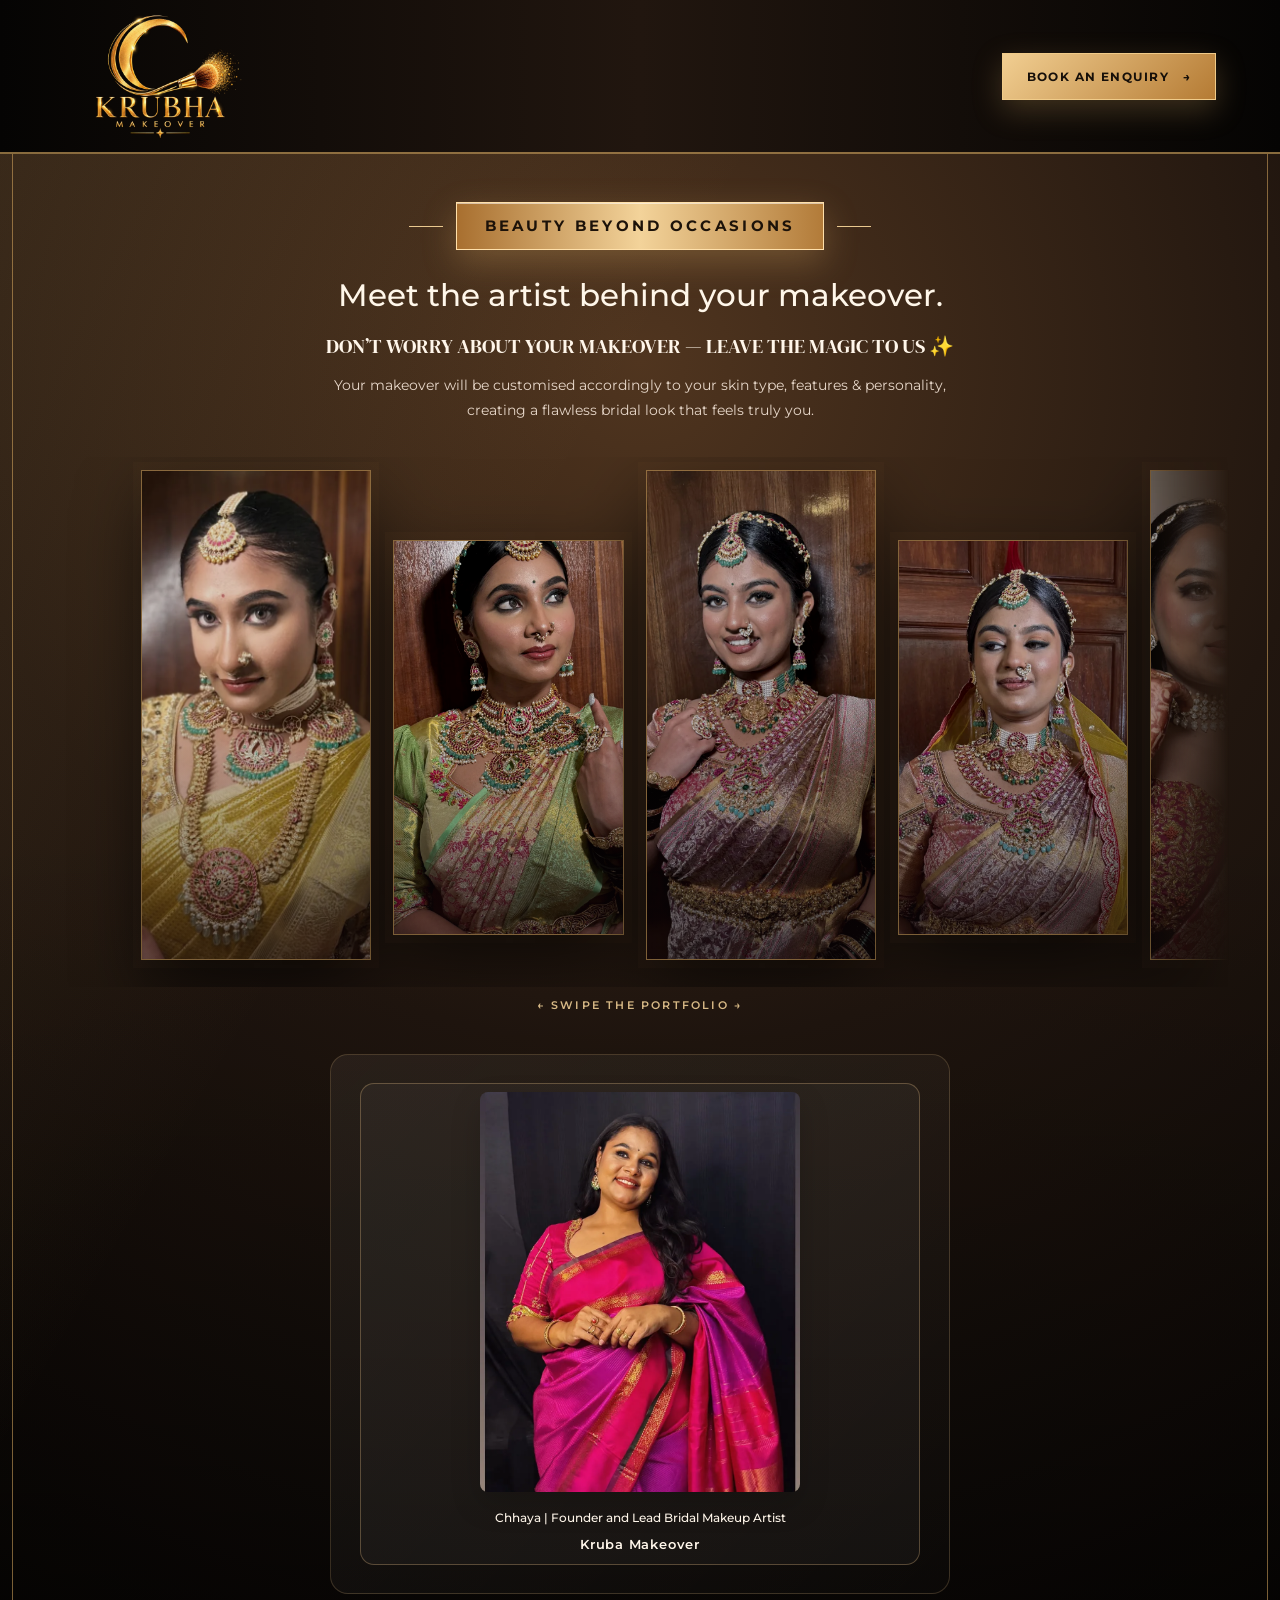
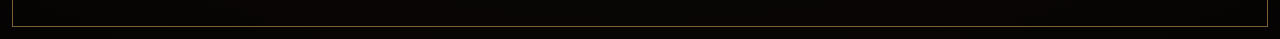
<file: index.html>
<!DOCTYPE html>

<html lang="en"><head><meta charset="utf-8"/><meta content="width=device-width,initial-scale=1" name="viewport"/><meta content="#090706" name="theme-color"/><title>Chayaa Krubha Makeover | Makeup Artist</title><link href="https://fonts.googleapis.com" rel="preconnect"/><link crossorigin="" href="https://fonts.gstatic.com" rel="preconnect"/><link href="https://fonts.googleapis.com/css2?family=DM+Serif+Display:ital@0;1&amp;family=Montserrat:wght@400;500;600;700&amp;display=swap" rel="stylesheet"/><link href="style.css" rel="stylesheet"/></head>
<body class="home">
<section class="hero">
<header class="nav"><a class="logo-link" href="index.html"><img alt="Chayaa Krubha Makeover" src="assets/krubha-logo.webp"/></a><a class="top-enquire" href="booking.html">BOOK AN ENQUIRY <i>→</i></a></header>
<main class="hero-grid">
<div class="eyebrow">BEAUTY BEYOND OCCASIONS</div>
<div class="hero-copy top-artist-copy"><h1>Meet the artist behind your makeover.</h1><h2>DON’T WORRY ABOUT YOUR MAKEOVER — LEAVE THE MAGIC TO US ✨</h2><p class="makeover-message">Your makeover will be customised accordingly to your skin type, features &amp; personality, creating a flawless bridal look that feels truly you.</p></div>
<div aria-label="Swipeable Chayaa Krubha Makeover portfolio" class="photo-section"><figure class="photo-card tall"><img alt="Krubha portfolio photo 1" data-zoom="" loading="lazy" src="assets/new-portfolio-01.webp" style="object-position:50% 25%;"/></figure><figure class="photo-card"><img alt="Krubha portfolio photo 2" data-zoom="" loading="lazy" src="assets/new-portfolio-02.webp" style="object-position:50% 25%;"/></figure><figure class="photo-card tall"><img alt="Krubha portfolio photo 3" data-zoom="" loading="lazy" src="assets/new-portfolio-03.webp" style="object-position:50% 25%;"/></figure><figure class="photo-card"><img alt="Krubha portfolio photo 4" data-zoom="" loading="lazy" src="assets/new-portfolio-04.webp" style="object-position:50% 25%;"/></figure><figure class="photo-card tall"><img alt="Krubha portfolio photo 5" data-zoom="" loading="lazy" src="assets/new-portfolio-05.webp" style="object-position:50% 18%;"/></figure><figure class="photo-card"><img alt="Krubha portfolio photo 6" data-zoom="" loading="lazy" src="assets/new-portfolio-06.webp" style="object-position:50% 18%;"/></figure><figure class="photo-card tall"><img alt="Krubha portfolio photo 7" data-zoom="" loading="lazy" src="assets/new-portfolio-07.webp" style="object-position:50% 25%;"/></figure><figure class="photo-card"><img alt="Krubha portfolio photo 8" data-zoom="" loading="lazy" src="assets/new-portfolio-08.webp" style="object-position:50% 25%;"/></figure><figure class="photo-card tall"><img alt="Krubha portfolio photo 9" data-zoom="" loading="lazy" src="assets/new-portfolio-09.webp" style="object-position:50% 18%;"/></figure><figure class="photo-card"><img alt="Krubha portfolio photo 10" data-zoom="" loading="lazy" src="assets/new-portfolio-10.webp" style="object-position:50% 18%;"/></figure><figure class="photo-card tall"><img alt="Krubha portfolio photo 11" data-zoom="" loading="lazy" src="assets/new-portfolio-11.webp" style="object-position:50% 25%;"/></figure><figure class="photo-card"><img alt="Krubha portfolio photo 12" data-zoom="" loading="lazy" src="assets/new-portfolio-12.webp" style="object-position:50% 25%;"/></figure><figure class="photo-card tall"><img alt="Krubha portfolio photo 13" data-zoom="" loading="lazy" src="assets/new-portfolio-13.webp" style="object-position:50% 25%;"/></figure><figure class="photo-card"><img alt="Krubha portfolio photo 14" data-zoom="" loading="lazy" src="assets/new-portfolio-14.webp" style="object-position:50% 25%;"/></figure><figure class="photo-card tall"><img alt="Krubha portfolio photo 15" data-zoom="" loading="lazy" src="assets/new-portfolio-15.webp" style="object-position:50% 25%;"/></figure></div>
<p class="swipe-note">← SWIPE THE PORTFOLIO →</p>
<section aria-label="Founder" class="owner-introduction founder-final"><figure class="owner-portrait"><img alt="Chayaa Krubha Makeover artist portrait" data-zoom="" height="1600" loading="lazy" src="assets/owner-portrait.webp" width="900"/><figcaption><span class="founder-role">Chhaya | Founder and Lead Bridal Makeup Artist</span><span class="founder-brand">Kruba Makeover</span></figcaption></figure></section>
</main>
</section>
<script src="photo-zoom.js"></script></body></html>
</file>
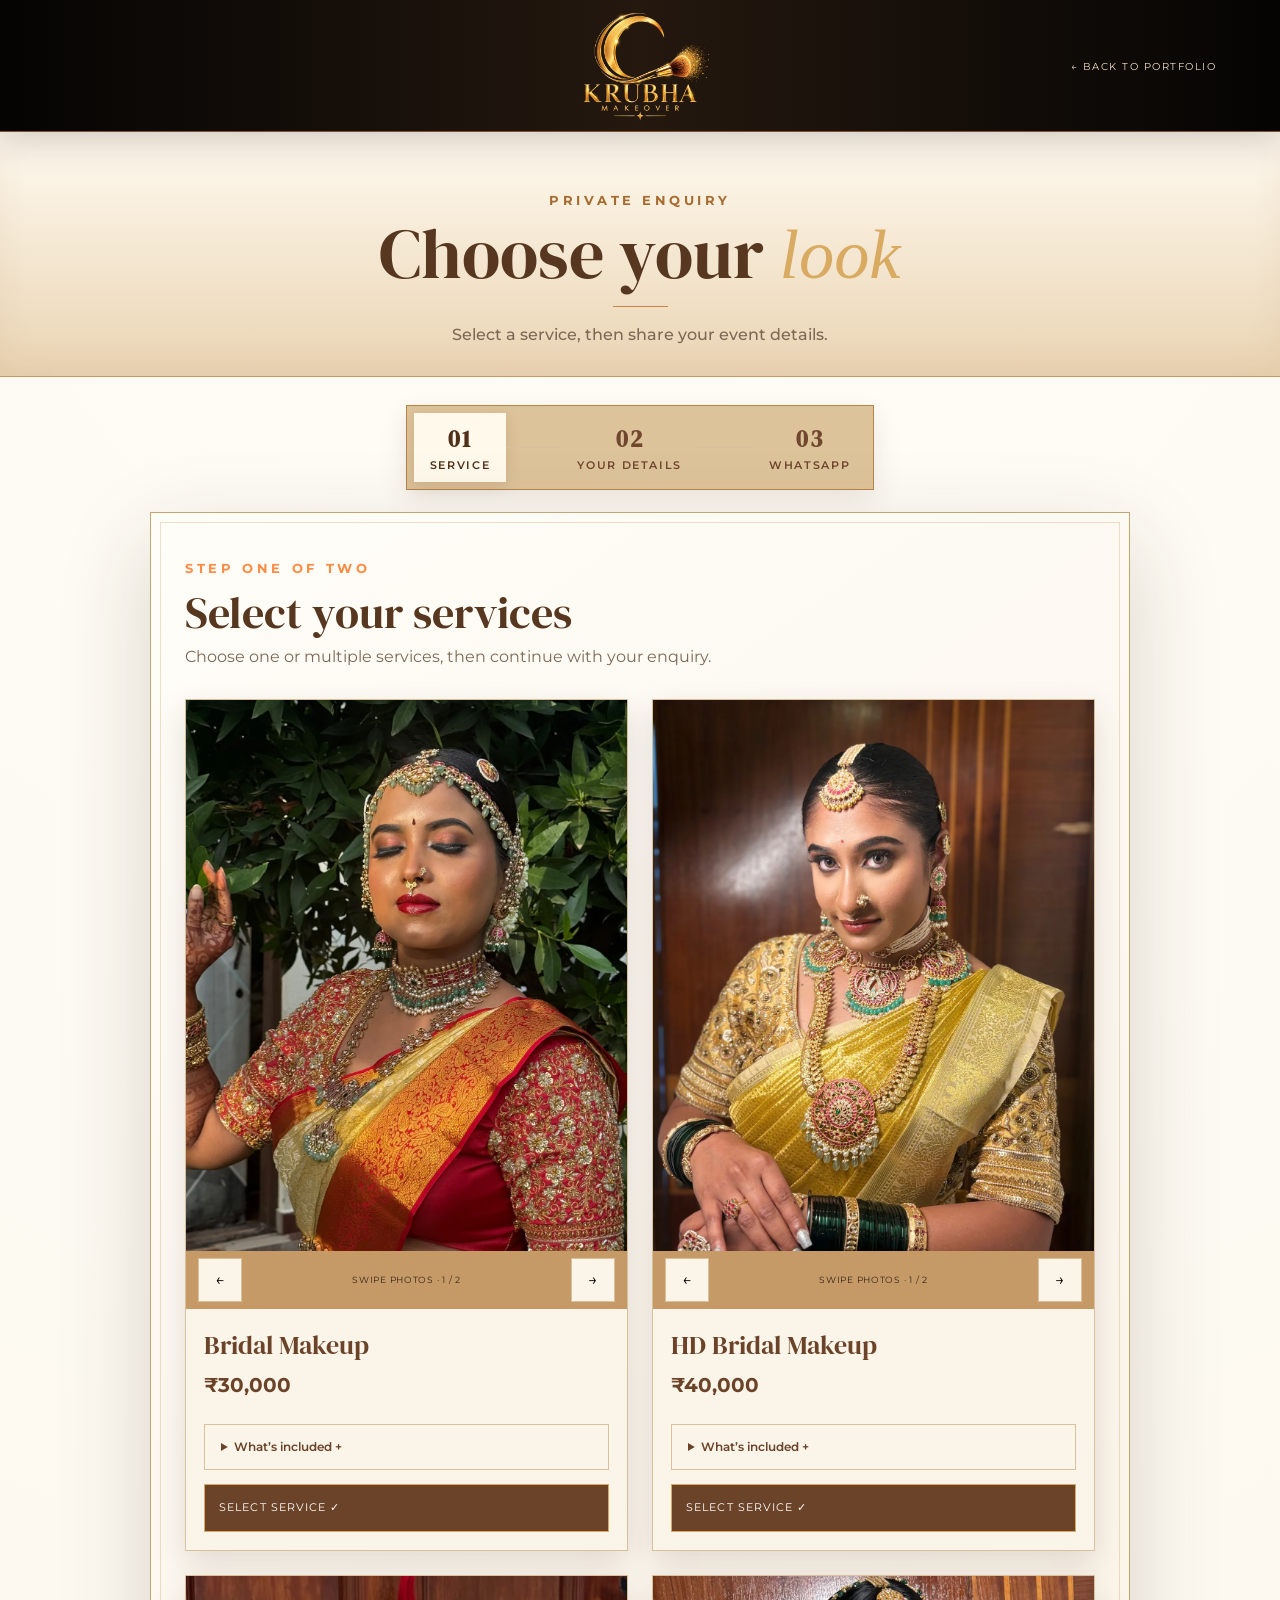
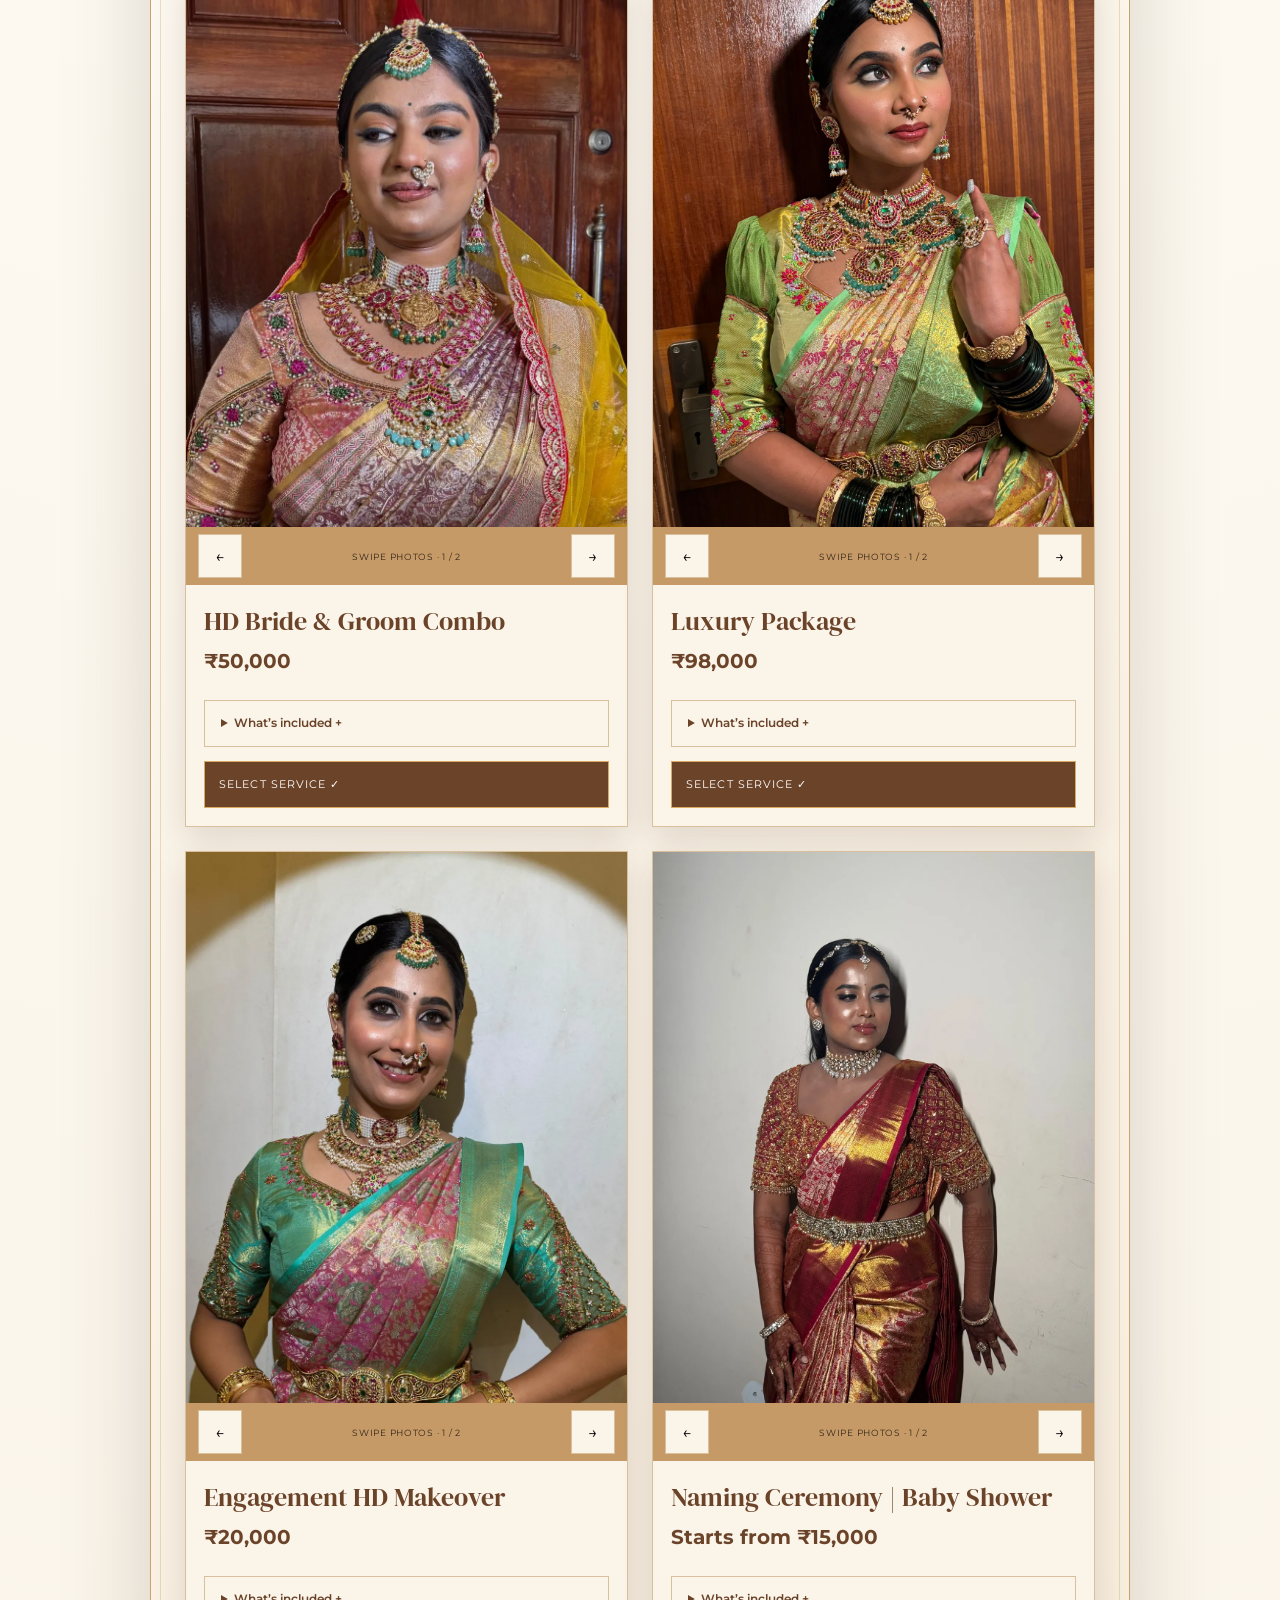
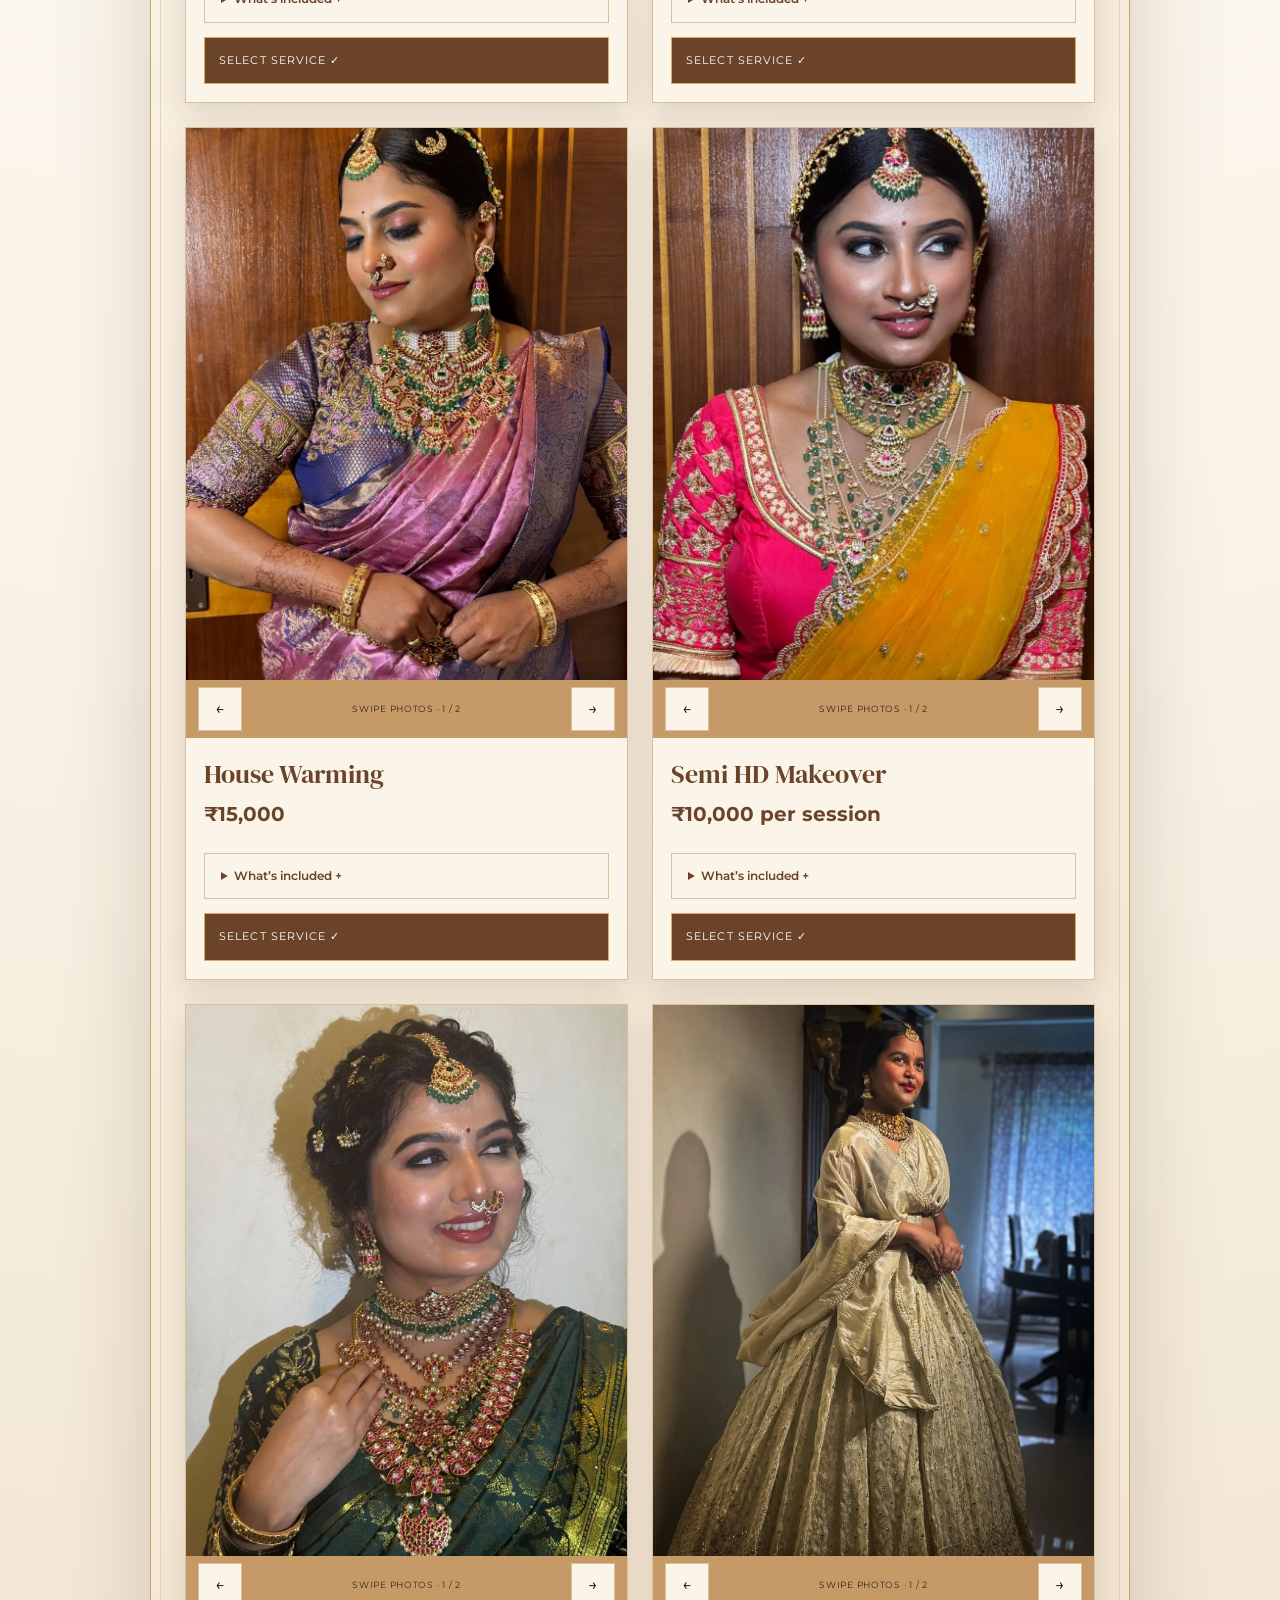
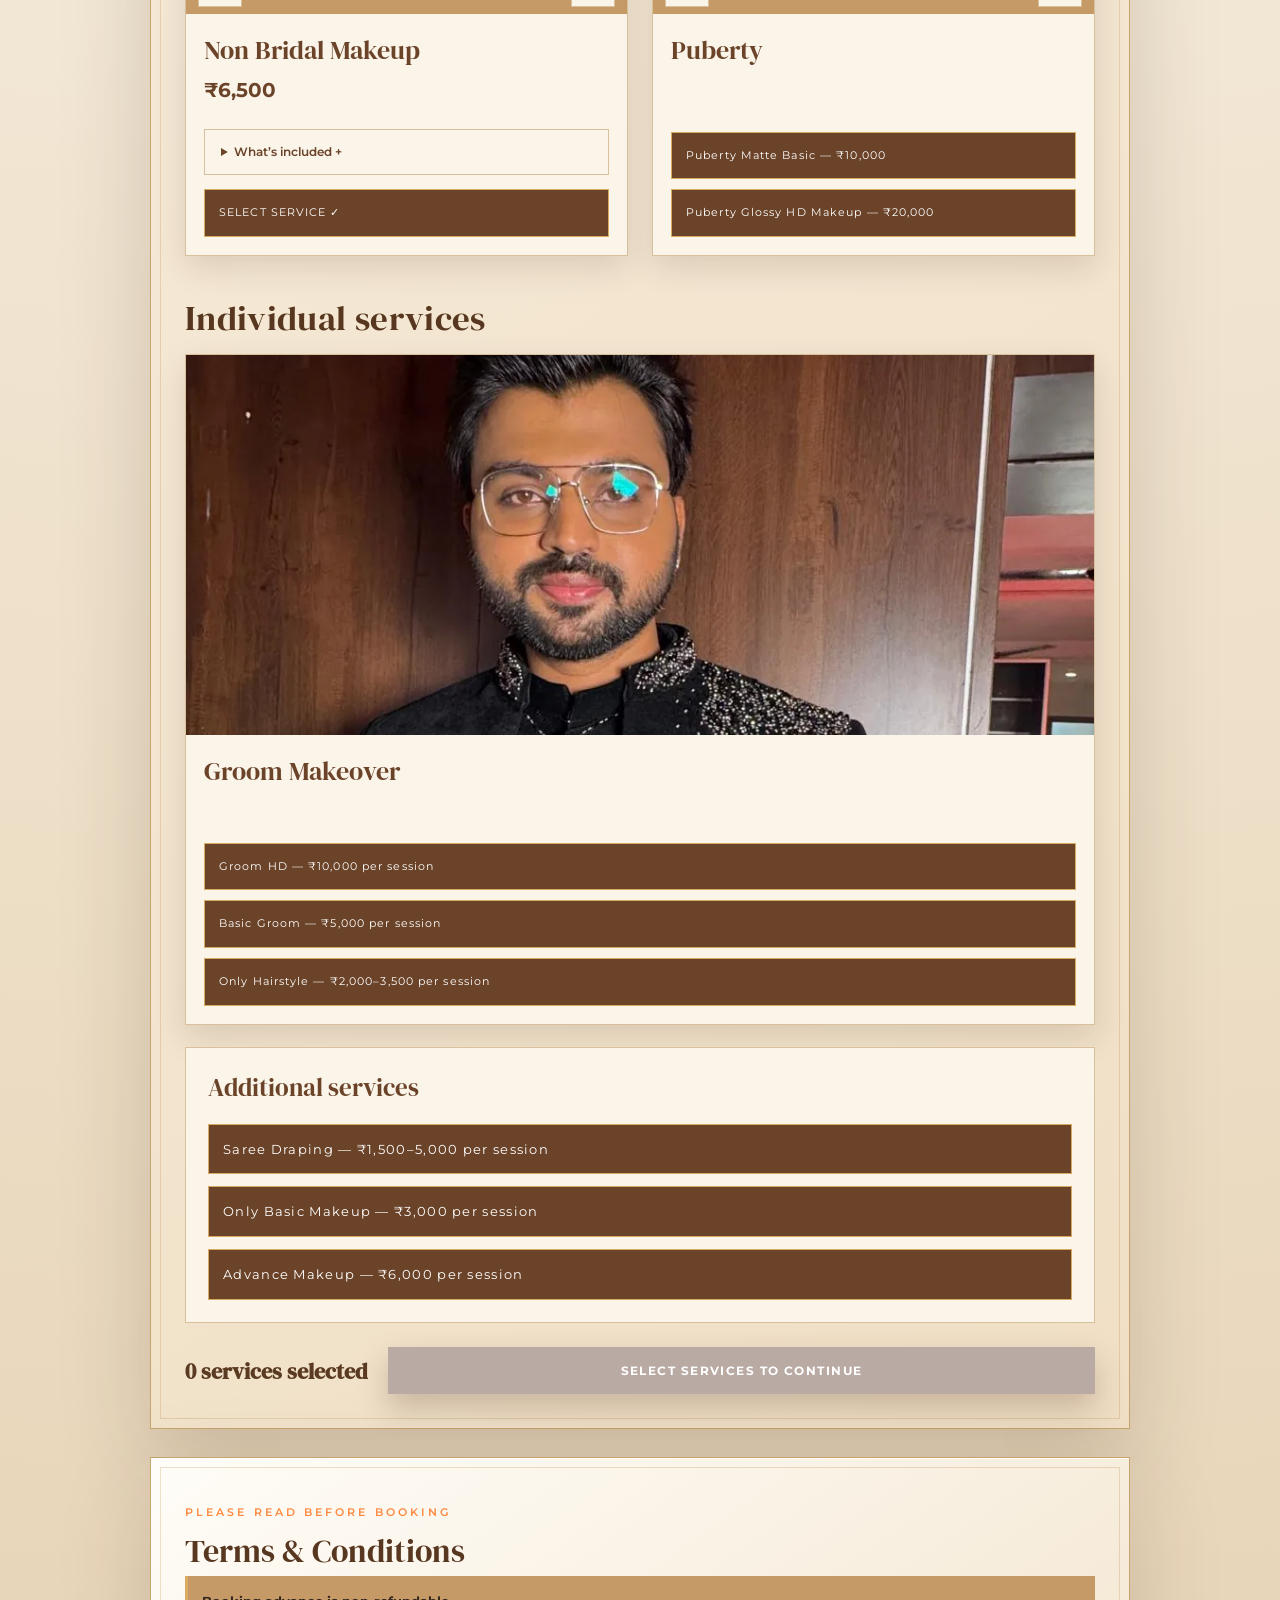
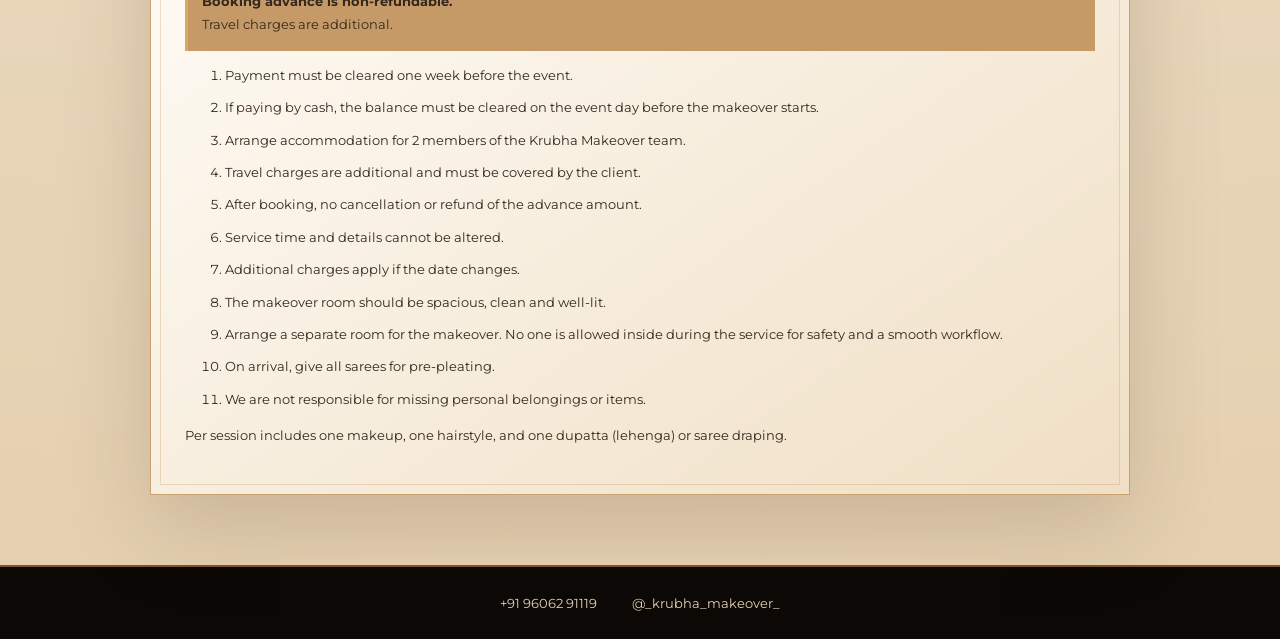
<file: booking.html>
<!DOCTYPE html>

<html lang="en"><head><meta charset="utf-8"/><meta content="width=device-width,initial-scale=1" name="viewport"/><meta content="#faf4e9" name="theme-color"/><title>Enquiry | Chayaa Krubha Makeover</title><link href="https://fonts.googleapis.com" rel="preconnect"/><link crossorigin="" href="https://fonts.gstatic.com" rel="preconnect"/><link href="https://fonts.googleapis.com/css2?family=DM+Serif+Display:ital@0;1&amp;family=Montserrat:wght@400;500;600;700&amp;display=swap" rel="stylesheet"/><link href="style.css" rel="stylesheet"/></head>
<body class="booking-body">
<header class="simple-nav"><a class="logo-link" href="index.html"><img alt="Chayaa Krubha Makeover" src="assets/krubha-logo.webp"/></a><a class="back" href="index.html">← BACK TO PORTFOLIO</a></header>
<section class="booking-intro"><p>PRIVATE ENQUIRY</p><h1>Choose your <em>look</em></h1><div></div><span>Select a service, then share your event details.</span></section>
<main class="booking-wrap">
<div class="steps"><button class="step active" data-target="servicesStep"><b>01</b>SERVICE</button><i></i><button class="step" data-target="detailsStep"><b>02</b>YOUR DETAILS</button><i></i><span class="step"><b>03</b>WHATSAPP</span></div>
<section class="card" id="servicesStep">
<p class="journey">STEP ONE OF TWO</p><h2>Select your services</h2><p class="sub">Choose one or multiple services, then continue with your enquiry.</p>
<div class="category"><div class="package-grid final-service-grid"><article class="package-entry swipe-entry"><div aria-label="Bridal Makeup photos" class="service-carousel" tabindex="0"><img alt="Bridal Makeup — selected red and gold saree portrait" data-zoom="" loading="lazy" src="assets/bridal-selected.webp"/><img alt="Bridal Makeup photo 2" data-zoom="" loading="lazy" src="assets/flow-bridal-makeup-2.webp"/></div><div class="carousel-controls"><button aria-label="Previous photo" data-slide="-1" type="button">←</button><span>SWIPE PHOTOS · 1 / 2</span><button aria-label="Next photo" data-slide="1" type="button">→</button></div><div class="service-card-copy"><h4>Bridal Makeup</h4><strong>₹30,000</strong></div><details class="package-inclusions"><summary>What’s included +</summary><ul><li>Reception + Muhurtham makeup</li><li>Hairstyle</li><li>Saree draping</li><li>Lens</li><li>Lashes</li><li>Handled by our team</li></ul></details><div class="service-variants"><button aria-pressed="false" class="service-select" data-service="Bridal Makeup — ₹30,000" type="button">SELECT SERVICE ✓</button></div></article><article class="package-entry swipe-entry"><div aria-label="HD Bridal Makeup photos" class="service-carousel" tabindex="0"><img alt="HD Bridal Makeup photo 1" data-zoom="" loading="lazy" src="assets/flow-hd-bridal-makeup-1.webp"/><img alt="HD Bridal Makeup photo 2" data-zoom="" loading="lazy" src="assets/flow-hd-bridal-makeup-2.webp"/></div><div class="carousel-controls"><button aria-label="Previous photo" data-slide="-1" type="button">←</button><span>SWIPE PHOTOS · 1 / 2</span><button aria-label="Next photo" data-slide="1" type="button">→</button></div><div class="service-card-copy"><h4>HD Bridal Makeup</h4><strong>₹40,000</strong></div><details class="package-inclusions"><summary>What’s included +</summary><ul><li>Reception + Muhurtham makeup</li><li>Hairstyle</li><li>Saree draping</li><li>Lens</li><li>Lashes</li><li>One-time complimentary jewellery</li></ul></details><div class="service-variants"><button aria-pressed="false" class="service-select" data-service="HD Bridal Makeup — ₹40,000" type="button">SELECT SERVICE ✓</button></div></article><article class="package-entry swipe-entry"><div aria-label="HD Bride &amp; Groom Combo photos" class="service-carousel" tabindex="0"><img alt="HD Bride &amp; Groom Combo photo 1" data-zoom="" loading="lazy" src="assets/flow-hd-bride-and-groom-combo-1.webp"/><img alt="HD Bride &amp; Groom Combo photo 2" data-zoom="" loading="lazy" src="assets/flow-hd-bride-and-groom-combo-2.webp"/></div><div class="carousel-controls"><button aria-label="Previous photo" data-slide="-1" type="button">←</button><span>SWIPE PHOTOS · 1 / 2</span><button aria-label="Next photo" data-slide="1" type="button">→</button></div><div class="service-card-copy"><h4>HD Bride &amp; Groom Combo</h4><strong>₹50,000</strong></div><details class="package-inclusions"><summary>What’s included +</summary><ul><li>Makeup</li><li>Hairstyle</li><li>Saree draping</li><li>Lens</li><li>Lashes</li><li>One-time complimentary jewellery</li></ul></details><div class="service-variants"><button aria-pressed="false" class="service-select" data-service="HD Bride &amp; Groom Combo — ₹50,000" type="button">SELECT SERVICE ✓</button></div></article><article class="package-entry swipe-entry"><div aria-label="Luxury Package photos" class="service-carousel" tabindex="0"><img alt="Luxury bridal makeover — green and gold saree portrait" data-zoom="" loading="lazy" src="assets/new-portfolio-02.webp" style="object-position:50% 18%"/><img alt="Luxury Package photo 2" data-zoom="" loading="lazy" src="assets/flow-luxury-package-2.webp"/></div><div class="carousel-controls"><button aria-label="Previous photo" data-slide="-1" type="button">←</button><span>SWIPE PHOTOS · 1 / 2</span><button aria-label="Next photo" data-slide="1" type="button">→</button></div><div class="service-card-copy"><h4>Luxury Package</h4><strong>₹98,000</strong></div><details class="package-inclusions"><summary>What’s included +</summary><ul><li>Long-lasting waterproof bridal makeup for Reception &amp; Muhurtham</li><li>Groom makeup</li><li>2 non-bridal makeovers</li></ul></details><div class="service-variants"><button aria-pressed="false" class="service-select" data-service="Luxury Package — ₹98,000" type="button">SELECT SERVICE ✓</button></div></article><article class="package-entry swipe-entry engagement-zoom"><div aria-label="Engagement HD Makeover photos" class="service-carousel" tabindex="0"><div class="service-photo-slide"><img alt="Engagement HD Makeover photo 1" data-zoom="" loading="lazy" src="assets/flow-engagement-hd-makeover-1.webp"/></div><div class="service-photo-slide"><img alt="Engagement HD Makeover photo 2" data-zoom="" loading="lazy" src="assets/flow-engagement-hd-makeover-2.webp"/></div></div><div class="carousel-controls"><button aria-label="Previous photo" data-slide="-1" type="button">←</button><span>SWIPE PHOTOS · 1 / 2</span><button aria-label="Next photo" data-slide="1" type="button">→</button></div><div class="service-card-copy"><h4>Engagement HD Makeover</h4><strong>₹20,000</strong></div><details class="package-inclusions"><summary>What’s included +</summary><ul><li>HD makeup</li><li>Hairstyle</li><li>Saree draping</li><li>Lens</li><li>Lashes</li><li>Complimentary jewellery</li><li>1 extra saree draping</li></ul></details><div class="service-variants"><button aria-pressed="false" class="service-select" data-service="Engagement HD Makeover — ₹20,000" type="button">SELECT SERVICE ✓</button></div></article><article class="package-entry swipe-entry"><div aria-label="Naming Ceremony | Baby Shower photos" class="service-carousel" tabindex="0"><img alt="Naming Ceremony and Baby Shower makeover portrait" data-zoom="" loading="lazy" src="assets/new-portfolio-06.webp"/><img alt="Naming Ceremony | Baby Shower photo 2" data-zoom="" loading="lazy" src="assets/flow-naming-ceremony--baby-shower-2.webp"/></div><div class="carousel-controls"><button aria-label="Previous photo" data-slide="-1" type="button">←</button><span>SWIPE PHOTOS · 1 / 2</span><button aria-label="Next photo" data-slide="1" type="button">→</button></div><div class="service-card-copy"><h4>Naming Ceremony | Baby Shower</h4><strong>Starts from ₹15,000</strong></div><details class="package-inclusions"><summary>What’s included +</summary><ul><li>Makeup</li><li>Hairstyle</li><li>Saree draping</li><li>Lens</li><li>Lashes</li></ul></details><div class="service-variants"><button aria-pressed="false" class="service-select" data-service="Naming Ceremony | Baby Shower — Starts from ₹15,000" type="button">SELECT SERVICE ✓</button></div></article><article class="package-entry swipe-entry"><div aria-label="House Warming photos" class="service-carousel" tabindex="0"><img alt="House Warming photo 1" data-zoom="" loading="lazy" src="assets/flow-house-warming-1.webp"/><img alt="House Warming photo 2" data-zoom="" loading="lazy" src="assets/flow-house-warming-2.webp"/></div><div class="carousel-controls"><button aria-label="Previous photo" data-slide="-1" type="button">←</button><span>SWIPE PHOTOS · 1 / 2</span><button aria-label="Next photo" data-slide="1" type="button">→</button></div><div class="service-card-copy"><h4>House Warming</h4><strong>₹15,000</strong></div><details class="package-inclusions"><summary>What’s included +</summary><ul><li>HD makeup</li><li>Hairstyle</li><li>Saree draping</li><li>Lens</li><li>Lashes</li></ul></details><div class="service-variants"><button aria-pressed="false" class="service-select" data-service="House Warming — ₹15,000" type="button">SELECT SERVICE ✓</button></div></article><article class="package-entry swipe-entry"><div aria-label="Semi HD Makeover photos" class="service-carousel" tabindex="0"><img alt="Semi HD Makeover photo 1" data-zoom="" loading="lazy" src="assets/flow-semi-hd-makeover-1.webp"/><img alt="Semi HD Makeover photo 2" data-zoom="" loading="lazy" src="assets/flow-semi-hd-makeover-2.webp"/></div><div class="carousel-controls"><button aria-label="Previous photo" data-slide="-1" type="button">←</button><span>SWIPE PHOTOS · 1 / 2</span><button aria-label="Next photo" data-slide="1" type="button">→</button></div><div class="service-card-copy"><h4>Semi HD Makeover</h4><strong>₹10,000 per session</strong></div><details class="package-inclusions"><summary>What’s included +</summary><ul><li>Makeup</li><li>Hairstyle</li><li>Saree draping</li><li>Lens</li></ul></details><div class="service-variants"><button aria-pressed="false" class="service-select" data-service="Semi HD Makeover — ₹10,000 per session" type="button">SELECT SERVICE ✓</button></div></article><article class="package-entry swipe-entry"><div aria-label="Non Bridal Makeup photos" class="service-carousel" tabindex="0"><img alt="Non Bridal Makeup photo 1" data-zoom="" loading="lazy" src="assets/flow-non-bridal-makeup-1.webp"/><img alt="Non Bridal Makeup photo 2" data-zoom="" loading="lazy" src="assets/flow-non-bridal-makeup-2.webp"/></div><div class="carousel-controls"><button aria-label="Previous photo" data-slide="-1" type="button">←</button><span>SWIPE PHOTOS · 1 / 2</span><button aria-label="Next photo" data-slide="1" type="button">→</button></div><div class="service-card-copy"><h4>Non Bridal Makeup</h4><strong>₹6,500</strong></div><details class="package-inclusions"><summary>What’s included +</summary><ul><li>Makeup</li><li>Hairstyle</li><li>Saree draping</li><li>Minimum 2 bookings, ₹6,500 each</li><li>Handled by our team</li></ul></details><div class="service-variants"><button aria-pressed="false" class="service-select" data-service="Non Bridal Makeup — ₹6,500" type="button">SELECT SERVICE ✓</button></div></article><article class="package-entry swipe-entry"><div aria-label="Puberty photos" class="service-carousel" tabindex="0"><img alt="Puberty photo 1" data-zoom="" loading="lazy" src="assets/flow-puberty-1.webp"/><img alt="Puberty photo 2" data-zoom="" loading="lazy" src="assets/flow-puberty-2.webp"/></div><div class="carousel-controls"><button aria-label="Previous photo" data-slide="-1" type="button">←</button><span>SWIPE PHOTOS · 1 / 2</span><button aria-label="Next photo" data-slide="1" type="button">→</button></div><div class="service-card-copy"><h4>Puberty</h4></div><div class="service-variants"><button aria-pressed="false" class="service-select" data-label="Puberty Matte Basic — ₹10,000" data-service="Puberty Matte Basic — ₹10,000" type="button">Puberty Matte Basic — ₹10,000</button><button aria-pressed="false" class="service-select" data-label="Puberty Glossy HD Makeup — ₹20,000" data-service="Puberty Glossy HD Makeup — ₹20,000" type="button">Puberty Glossy HD Makeup — ₹20,000</button></div></article></div></div><div class="category final-individual-services"><h3>Individual services</h3><div class="last-service-layout"><article class="package-entry swipe-entry"><div aria-label="Groom Makeover photos" class="service-carousel" tabindex="0"><img alt="Groom Makeover photo 1" data-zoom="" loading="lazy" src="assets/flow-groom-makeover-1.webp"/></div><div class="service-card-copy"><h4>Groom Makeover</h4></div><div class="service-variants"><button aria-pressed="false" class="service-select" data-label="Groom HD — ₹10,000 per session" data-service="Groom HD — ₹10,000 per session" type="button">Groom HD — ₹10,000 per session</button><button aria-pressed="false" class="service-select" data-label="Basic Groom — ₹5,000 per session" data-service="Basic Groom — ₹5,000 per session" type="button">Basic Groom — ₹5,000 per session</button><button aria-pressed="false" class="service-select" data-label="Only Hairstyle — ₹2,000–3,500 per session" data-service="Only Hairstyle — ₹2,000–3,500 per session" type="button">Only Hairstyle — ₹2,000–3,500 per session</button></div></article><div class="plain-service-options"><h4>Additional services</h4><button aria-pressed="false" class="service-select" data-label="Saree Draping — ₹1,500–5,000 per session" data-service="Saree Draping — ₹1,500–5,000 per session" type="button">Saree Draping — ₹1,500–5,000 per session</button><button aria-pressed="false" class="service-select" data-label="Only Basic Makeup — ₹3,000 per session" data-service="Only Basic Makeup — ₹3,000 per session" type="button">Only Basic Makeup — ₹3,000 per session</button><button aria-pressed="false" class="service-select" data-label="Advance Makeup — ₹6,000 per session" data-service="Advance Makeup — ₹6,000 per session" type="button">Advance Makeup — ₹6,000 per session</button></div></div></div><div class="selection-bar"><span id="selectionCount">0 services selected</span><button class="primary" disabled="" id="continueBtn">SELECT SERVICES TO CONTINUE</button></div>
</section>
<section class="card hidden" id="detailsStep">
<p class="journey">STEP TWO OF TWO</p><h2>Your event details</h2><p class="sub">Your enquiry will open directly in WhatsApp. No payment is collected here.</p>
<div class="selected-service"><span>SELECTED SERVICES</span><b id="selectedText"></b><button id="changeService">Change</button></div>
<form id="enquiryForm">
<label>Full Name<input id="name" placeholder="Your name" required=""/></label><label>Phone Number<input id="phone" inputmode="tel" placeholder="Your contact number" required="" type="tel"/></label>
<label>Event Date<input id="date" required="" type="date"/></label><label>Event Time<input id="time" type="time"/></label>
<label>Event Type<select id="eventType" required=""><option value="">Select event</option><option>Wedding / Muhurtham</option><option>Reception</option><option>Engagement</option><option>Party / Occasion</option><option>Makeup Trial</option><option>Other</option><option>Baby Shower</option><option>House Warming</option><option>Naming Ceremony</option></select></label><label>Location<input id="location" placeholder="Venue / city" required=""/></label>
<label>Enquiry Type<select id="enquiryType"><option>Makeup service</option><option>Bridal trial</option><option>Other</option></select></label><label class="full">Message<textarea id="message" placeholder="Preferred look, number of people, or anything else..." rows="4"></textarea></label>
<div class="form-actions"><button class="secondary" id="backBtn" type="button">← BACK</button><button class="primary" type="submit">SEND ENQUIRY ON WHATSAPP ↗</button></div>
</form>
</section>
<section aria-labelledby="termsHeading" class="card krubha-terms"><p class="eyebrow">PLEASE READ BEFORE BOOKING</p><h2 id="termsHeading">Terms &amp; Conditions</h2><div class="advance-notice"><strong>Booking advance is non-refundable.</strong><span>Travel charges are additional.</span></div><ol><li>Payment must be cleared one week before the event.</li><li>If paying by cash, the balance must be cleared on the event day before the makeover starts.</li><li>Arrange accommodation for 2 members of the Krubha Makeover team.</li><li>Travel charges are additional and must be covered by the client.</li><li>After booking, no cancellation or refund of the advance amount.</li><li>Service time and details cannot be altered.</li><li>Additional charges apply if the date changes.</li><li>The makeover room should be spacious, clean and well-lit.</li><li>Arrange a separate room for the makeover. No one is allowed inside during the service for safety and a smooth workflow.</li><li>On arrival, give all sarees for pre-pleating.</li><li>We are not responsible for missing personal belongings or items.</li></ol><p>Per session includes one makeup, one hairstyle, and one dupatta (lehenga) or saree draping.</p></section></main>
<footer class="booking-footer"><a href="tel:+919606291119">+91 96062 91119</a><a href="https://www.instagram.com/_krubha_makeover_/" rel="noopener" target="_blank">@_krubha_makeover_</a></footer>
<script src="booking.js"></script><script src="photo-zoom.js"></script><script src="service-carousel.js"></script></body></html>
</file>
<file: style.css>
:root{--wine:#4a202b;--dark:#2b151b;--gold:#d0ab79;--ivory:#fbf6ef;--cream:#f4ece3;--ink:#3c2925;--muted:#816d63;--line:#dfcec0}*{box-sizing:border-box}html{scroll-behavior:smooth}body{margin:0;font-family:Manrope,sans-serif;color:var(--ink);background:var(--ivory)}a{text-decoration:none;color:inherit}button,input,select,textarea{font:inherit}.hero{min-height:100vh;background:var(--dark);color:#fff;position:relative;overflow:hidden}.hero:after{content:"";position:absolute;inset:12px;border:1px solid rgba(208,171,121,.34);pointer-events:none}.nav{height:104px;padding:16px 6vw;display:flex;align-items:center;justify-content:space-between;position:relative;z-index:3}.brand{display:inline-flex;flex-direction:column;align-items:center;min-width:220px;color:#fff}.brand span{font:400 45px/.75 'Mrs Saint Delafield',cursive;white-space:nowrap}.brand b{font:500 9px Manrope,sans-serif;letter-spacing:.55em;margin:11px 0 0 .55em;color:var(--gold)}.brand.dark{color:var(--wine)}.top-enquire,.book-btn{border:1px solid rgba(208,171,121,.75);padding:13px 20px;font-size:11px;letter-spacing:.14em}.top-enquire i{color:var(--gold);margin-left:9px}.hero-grid{width:min(1280px,92vw);margin:auto;padding:35px 0 90px;text-align:center;position:relative;z-index:2}.eyebrow,.journey{font-size:11px;letter-spacing:.28em;color:var(--gold);font-weight:600}.hero-copy h1{font:500 clamp(28px,3vw,44px)/1.25 'Cormorant Garamond',serif;max-width:720px;margin:25px auto 35px}.photo-section{height:470px;display:flex;align-items:center;gap:12px;overflow-x:auto;scroll-snap-type:x mandatory;scrollbar-width:none;padding:18px 4vw}.photo-section::-webkit-scrollbar{display:none}.photo-card{margin:0;flex:0 0 clamp(150px,15vw,225px);height:340px;overflow:hidden;scroll-snap-align:center;box-shadow:0 18px 45px rgba(0,0,0,.35);transition:.3s}.photo-card.tall{height:430px}.photo-card img{width:100%;height:100%;object-fit:cover}.photo-card:hover{transform:translateY(-6px)}.swipe-note{font-size:9px;letter-spacing:.23em;color:#9e858b;margin:11px 0 22px}.after-gallery h2{font:500 clamp(27px,3vw,42px)/1.1 'Cormorant Garamond',serif;max-width:650px;margin:0 auto 28px}.book-btn{display:inline-block;color:white}.book-btn:hover,.top-enquire:hover{background:var(--gold);color:var(--dark)}.instagram-link{position:absolute;left:4vw;bottom:32px;z-index:3;font-size:11px;letter-spacing:.1em;color:#c7b3b8}.home>footer{text-align:center;background:var(--dark);color:#88757a;padding:22px;font-size:9px;letter-spacing:.13em}
.booking-body{min-height:100vh}.simple-nav{height:90px;background:#fffdf9;border-bottom:1px solid var(--line);display:flex;align-items:center;justify-content:space-between;padding:8px 5vw;position:sticky;top:0;z-index:5}.simple-nav .brand{align-items:flex-start;min-width:190px}.simple-nav .brand span{font-size:38px}.back{font-size:10px;letter-spacing:.15em;color:var(--wine)}.booking-intro{text-align:center;padding:47px 20px 32px}.booking-intro>p{font-size:11px;letter-spacing:.27em;color:var(--gold);font-weight:600}.booking-intro h1{font:600 clamp(42px,5vw,66px)/.95 'Cormorant Garamond',serif;color:var(--wine);margin:13px 0}.booking-intro h1 em{font-family:'Mrs Saint Delafield',cursive;color:var(--gold);font-size:1.3em;font-weight:400}.booking-intro>div{width:55px;height:1px;background:var(--gold);margin:18px auto}.booking-intro>span{font:500 17px 'Cormorant Garamond',serif;color:var(--muted)}.booking-wrap{width:min(980px,92vw);margin:0 auto 70px}.steps{display:flex;align-items:center;justify-content:center;margin-bottom:22px}.step{border:0;background:transparent;color:#a3948d;font-size:9px;letter-spacing:.15em;text-align:center;padding:10px 16px}.step b{display:block;font:600 19px 'Cormorant Garamond',serif;margin-bottom:3px}.step.active{color:var(--wine)}.steps i{width:55px;height:1px;background:var(--line)}.card{background:#fffdf9;border:1px solid var(--line);box-shadow:0 18px 55px rgba(77,42,30,.08);padding:34px}.hidden{display:none!important}.card>h2{font:600 36px 'Cormorant Garamond',serif;color:var(--wine);margin:7px 0}.sub{font-size:13px;color:var(--muted);line-height:1.6;margin:0 0 26px}.category{margin-top:28px}.category>h3{font:600 27px 'Cormorant Garamond',serif;color:var(--wine);margin:0 0 12px}.include{font-size:11px;color:var(--muted);margin:-8px 0 12px}.package-grid{display:grid;grid-template-columns:1fr 1fr;gap:11px}.package{position:relative;border:1px solid #4b252d;background:var(--wine);color:#fff;text-align:left;min-height:160px;padding:21px;cursor:pointer;display:flex;flex-direction:column;transition:.2s}.package:hover,.package.selected{background:#5b2936;border-color:var(--gold);transform:translateY(-2px)}.package>span{color:#d8c8cb;font-size:11px;line-height:1.5}.package>b{font:600 25px 'Cormorant Garamond',serif;margin:20px 0 7px}.package>strong{font:600 19px 'Cormorant Garamond',serif;color:var(--gold)}.package>i{position:absolute;right:18px;top:18px;width:23px;height:23px;border:1px solid #aa8c93;border-radius:50%;display:grid;place-items:center;color:transparent;font-style:normal}.package.selected>i{background:var(--gold);border-color:var(--gold);color:var(--wine)}.signature-package:after{content:"SIGNATURE";position:absolute;right:17px;bottom:18px;font-size:7px;letter-spacing:.17em;color:var(--gold)}.two-columns{display:grid;grid-template-columns:1fr 1fr;gap:28px}.line-list{border-top:1px solid var(--line)}.line-list button{width:100%;border:0;border-bottom:1px solid var(--line);background:#fff;color:var(--ink);display:flex;justify-content:space-between;padding:14px 10px;cursor:pointer;text-align:left;font:600 17px 'Cormorant Garamond',serif}.line-list button b{color:var(--wine);white-space:nowrap}.line-list button:hover,.line-list button.selected{background:#f3e7dc;color:var(--wine)}.line-list.three{display:grid;grid-template-columns:repeat(3,1fr);border-left:1px solid var(--line)}.line-list.three button{min-height:75px;border-right:1px solid var(--line);align-items:center}.note{margin-top:30px;padding:16px 18px;background:#f5eadf;border-left:2px solid var(--gold);display:flex;gap:18px}.note b{font-size:9px;letter-spacing:.17em;color:var(--wine)}.note span{font-size:11px;line-height:1.65;color:var(--muted)}.primary{width:100%;border:0;background:var(--wine);color:#fff;padding:16px;margin-top:25px;font-size:10px;font-weight:600;letter-spacing:.15em;cursor:pointer}.primary:disabled{background:#b9aaa4;cursor:not-allowed}.selected-service{display:grid;grid-template-columns:1fr auto;gap:7px;background:#f4e7da;border:1px solid var(--line);padding:15px 17px;margin-bottom:25px}.selected-service span{grid-column:1/-1;font-size:8px;letter-spacing:.18em;color:var(--gold);font-weight:600}.selected-service b{font:600 20px 'Cormorant Garamond',serif;color:var(--wine)}.selected-service button{border:0;background:transparent;color:var(--wine);text-decoration:underline;cursor:pointer;font-size:11px}form{display:grid;grid-template-columns:1fr 1fr;gap:17px}label{display:flex;flex-direction:column;gap:7px;font-size:9px;letter-spacing:.14em;text-transform:uppercase;color:var(--muted);font-weight:600}label.full{grid-column:1/-1}input,select,textarea{width:100%;padding:13px;border:1px solid var(--line);background:#fff;color:var(--ink);outline:0;border-radius:2px;font-size:13px;text-transform:none;letter-spacing:normal}textarea{resize:vertical}input:focus,select:focus,textarea:focus{border-color:var(--gold);box-shadow:0 0 0 3px rgba(208,171,121,.12)}.form-actions{grid-column:1/-1;display:grid;grid-template-columns:130px 1fr;gap:10px}.form-actions .primary{margin:0}.secondary{border:1px solid var(--line);background:#fff;color:var(--wine);font-size:9px;letter-spacing:.12em;cursor:pointer}.booking-footer{border-top:1px solid var(--line);padding:28px 5vw;display:flex;justify-content:center;gap:35px;font-size:11px;color:var(--muted)}
@media(max-width:700px){.hero:after{inset:8px}.nav{height:88px;padding:10px 19px}.brand{align-items:flex-start;min-width:0}.brand span{font-size:32px}.brand b{font-size:7px}.top-enquire{padding:10px;font-size:8px}.hero-grid{width:100%;padding-top:28px}.hero-copy{padding:0 22px}.hero-copy h1{font-size:27px}.photo-section{height:430px;padding:15px 22px;justify-content:flex-start;gap:8px}.photo-card{flex-basis:116px;height:310px}.photo-card.tall{flex-basis:155px;height:390px}.after-gallery h2{font-size:26px}.instagram-link{left:20px;bottom:18px}.simple-nav{height:78px;padding:8px 17px}.simple-nav .brand span{font-size:31px}.simple-nav .brand b{font-size:7px}.back{font-size:8px}.booking-intro{padding:34px 15px 25px}.booking-wrap{width:94vw}.steps .step{padding:8px;font-size:7px}.steps i{width:22px}.card{padding:20px}.package-grid,.two-columns,.line-list.three,form{grid-template-columns:1fr}.line-list.three{border-left:0}.line-list.three button{border-right:0}.note{flex-direction:column;gap:7px}label.full,.form-actions{grid-column:1}.form-actions{grid-template-columns:1fr}.form-actions .secondary{height:45px}.booking-footer{flex-direction:column;gap:10px;text-align:center}.card>h2{font-size:31px}}
@media(prefers-reduced-motion:reduce){*{scroll-behavior:auto!important;transition:none!important}}

/* CINEMATIC LUXURY REFINEMENT */
body{background:radial-gradient(circle at 15% 0,#fffaf4 0,var(--ivory) 42%,#efe3d7 100%)}
.hero{background:radial-gradient(circle at 50% 28%,#5b303b 0,#2c151c 52%,#180b0f 100%);isolation:isolate}
.hero:before{content:"";position:absolute;inset:0;z-index:0;background:linear-gradient(120deg,rgba(208,171,121,.08),transparent 32%),linear-gradient(0deg,rgba(0,0,0,.28),transparent 45%);pointer-events:none}
.brand{align-items:flex-start;min-width:270px;text-transform:uppercase}
.brand span{font-family:'Cormorant Garamond',serif;font-size:31px;line-height:1;font-weight:600;letter-spacing:.09em;white-space:nowrap}
.brand b{font-size:9px;letter-spacing:.5em;margin:7px 0 0 .2em;font-weight:500}
.photo-section{height:530px;gap:22px;padding:24px 7vw 38px;perspective:1200px;mask-image:linear-gradient(90deg,transparent,#000 8%,#000 92%,transparent)}
.photo-card{flex-basis:clamp(195px,18vw,285px);height:395px;border:1px solid rgba(208,171,121,.35);box-shadow:0 28px 70px rgba(0,0,0,.55),0 0 0 8px rgba(255,255,255,.025);position:relative;transform:translateY(22px)}
.photo-card:after{content:"";position:absolute;inset:0;background:linear-gradient(180deg,transparent 48%,rgba(18,7,10,.56));pointer-events:none}
.photo-card.tall{height:490px;transform:translateY(0)}
.photo-card img{filter:saturate(.78) contrast(1.06) brightness(.86);transition:filter .5s,transform .7s}
.photo-card:hover{transform:translateY(-8px) scale(1.015);z-index:2;border-color:var(--gold)}
.photo-card:not(.tall):hover{transform:translateY(12px) scale(1.015)}
.photo-card:hover img{filter:saturate(1) contrast(1.04) brightness(.98);transform:scale(1.035)}
.after-gallery{padding-bottom:30px}.after-gallery h2{color:#f5e8e4;text-shadow:0 5px 24px rgba(0,0,0,.35)}
.instagram-link{display:flex;align-items:center;gap:12px;padding:10px 14px;border-left:1px solid var(--gold);color:#cdbdc1;transition:.25s}
.instagram-link:hover{color:#fff;background:rgba(255,255,255,.055)}
.instagram-link .insta-mark{font-size:25px;color:var(--gold)}.instagram-link span:last-child{font-size:8px;line-height:1.6;letter-spacing:.18em}.instagram-link b{font-size:11px;letter-spacing:.08em;color:#fff}
.booking-body{background:radial-gradient(circle at 50% 0,#fffaf4 0,#f6eee5 45%,#e8d9cc 100%);background-attachment:fixed}
.simple-nav{background:rgba(255,250,244,.94);box-shadow:0 8px 35px rgba(65,32,38,.06);backdrop-filter:blur(14px)}
.simple-nav .brand{min-width:240px}.simple-nav .brand span{font-size:28px}
.booking-intro h1 em{font-family:'Cormorant Garamond',serif;font-style:italic;font-size:1em}
.card{background:linear-gradient(145deg,#fffdf9 0,#f9f0e8 100%);border:1px solid rgba(174,126,102,.4);box-shadow:0 30px 85px rgba(65,31,37,.14),inset 0 1px rgba(255,255,255,.9);position:relative}
.card:before{content:"";position:absolute;inset:9px;border:1px solid rgba(208,171,121,.22);pointer-events:none}
.category{position:relative;z-index:1}.category>h3{margin-top:10px}
.package-grid{gap:16px}
.package{min-height:190px;padding:25px;background:radial-gradient(circle at 100% 0,#70404d 0,#4a202b 46%,#32151d 100%);border:1px solid rgba(208,171,121,.42);box-shadow:0 16px 35px rgba(54,23,31,.2),inset 0 1px rgba(255,255,255,.08);overflow:hidden}
.package:before{content:"";position:absolute;width:150px;height:150px;border:1px solid rgba(208,171,121,.12);border-radius:50%;right:-70px;bottom:-70px}
.package:hover,.package.selected{background:radial-gradient(circle at 100% 0,#8a5361 0,#572634 48%,#351720 100%);box-shadow:0 22px 45px rgba(54,23,31,.31),0 0 0 1px var(--gold);transform:translateY(-4px)}
.package>b{font-size:29px}.package>span{font-size:13px;max-width:85%}.package>strong{font-size:22px}
.two-columns{gap:22px}
.two-columns .category,.category:has(.line-list.three){background:linear-gradient(145deg,#fff 0,#f7ede4 100%);border:1px solid var(--line);padding:22px;box-shadow:0 14px 35px rgba(69,35,40,.08)}
.line-list{display:grid;gap:10px;border:0}.line-list.three{gap:12px;border:0}
.line-list button,.line-list.three button{min-height:82px;border:1px solid rgba(111,63,72,.25);background:linear-gradient(135deg,#4a202b,#32151d);color:#fff;padding:17px 18px;box-shadow:0 10px 24px rgba(52,24,31,.13);border-radius:2px}
.line-list button b{color:var(--gold)}
.line-list button:hover,.line-list button.selected{background:linear-gradient(135deg,#6c3544,#48202b);color:#fff;border-color:var(--gold);transform:translateY(-2px);box-shadow:0 15px 30px rgba(52,24,31,.22)}
.note{border:1px solid rgba(208,171,121,.55);border-left:3px solid var(--gold);background:linear-gradient(135deg,#392029,#261319);box-shadow:0 12px 28px rgba(43,18,25,.17)}.note b{color:var(--gold)}.note span{color:#d9c9cb}
.primary{background:linear-gradient(90deg,#4a202b,#6d3544);box-shadow:0 14px 30px rgba(74,32,43,.2);position:relative;z-index:1}.primary:hover:not(:disabled){background:linear-gradient(90deg,#61303d,#855061)}
.selected-service{background:linear-gradient(135deg,#3e1b25,#5a2936);border-color:var(--gold);color:white}.selected-service b{color:#fff}.selected-service button{color:var(--gold)}
@media(max-width:700px){.brand{min-width:0}.brand span{font-size:22px;letter-spacing:.06em}.brand b{font-size:7px}.photo-section{height:485px;gap:14px;padding:20px 28px;mask-image:none}.photo-card{flex-basis:148px;height:345px;transform:translateY(18px)}.photo-card.tall{flex-basis:200px;height:440px}.photo-card:not(.tall):hover{transform:translateY(8px)}.instagram-link{bottom:14px;left:17px}.simple-nav .brand{min-width:0}.simple-nav .brand span{font-size:20px}.package{min-height:180px}.two-columns .category,.category:has(.line-list.three){padding:15px}.line-list.three{display:grid}.line-list.three button{min-height:74px}}

/* ATTACHED BRAND PALETTE + LOGO */
:root{--wine:#7b3519;--dark:#120b08;--gold:#ff721b;--ivory:#f5e7d1;--cream:#c99b6b;--ink:#3b2115;--muted:#785943;--line:#d0ab83}
body{background:radial-gradient(circle at 12% 0,#fff9ee 0,#f5e7d1 46%,#ddbf9c 100%)}
.hero{background:radial-gradient(circle at 50% 24%,#71371e 0,#2d160e 50%,#0e0806 100%)}
.hero:before{background:linear-gradient(120deg,rgba(255,114,27,.12),transparent 35%),linear-gradient(0deg,rgba(0,0,0,.34),transparent 48%)}
.hero:after{border-color:rgba(255,114,27,.42)}
.logo-link{display:flex;align-items:center;height:80px;position:relative;z-index:2}.logo-link img{width:210px;height:72px;object-fit:contain;object-position:left center;display:block}
.simple-nav{background:#120b08;border-bottom-color:#7b3519;box-shadow:0 9px 35px rgba(43,20,10,.2)}.simple-nav .logo-link img{width:190px;height:66px}.back{color:#f5e7d1}
.top-enquire,.book-btn{border-color:#ff721b}.top-enquire i,.eyebrow,.journey{color:#ff8a42}
.photo-card{border-color:rgba(255,114,27,.44);box-shadow:0 30px 74px rgba(0,0,0,.62),0 0 0 8px rgba(255,114,27,.025)}
.photo-card:hover{border-color:#ff721b}
.instagram-link{border-left-color:#ff721b}.instagram-link .insta-mark{color:#ff721b}
.booking-body{background:radial-gradient(circle at 50% 0,#fff8ea 0,#f5e7d1 46%,#c99b6b 145%)}.booking-intro h1,.card>h2,.category>h3{color:#6f2e15}.booking-intro>p{color:#c95c1d}.booking-intro>div{background:#ff721b}
.card{background:linear-gradient(145deg,#fffaf1 0,#f2ddc1 100%);border-color:#c49161;box-shadow:0 30px 85px rgba(79,38,17,.18),inset 0 1px rgba(255,255,255,.9)}
.card:before{border-color:rgba(255,114,27,.22)}
.package{display:grid;grid-template-columns:118px 1fr;grid-template-rows:auto auto 1fr;column-gap:20px;min-height:195px;padding:18px;background:linear-gradient(145deg,#8d421f 0,#5c2815 58%,#2e160e 100%);border-color:rgba(255,133,57,.5)}
.package:before{display:none}.package>img{grid-row:1/4;width:118px;height:157px;object-fit:cover;border:1px solid rgba(255,255,255,.2);filter:saturate(.86) contrast(1.04)}
.package>span{grid-column:2;max-width:calc(100% - 25px);font-size:12px}.package>b{grid-column:2;font-size:26px;margin:14px 0 5px}.package>strong{grid-column:2;color:#ffb27f}.package>i{border-color:#dca77f}
.package:hover,.package.selected{background:linear-gradient(145deg,#a65327 0,#713218 58%,#3f1e10 100%);border-color:#ff721b;box-shadow:0 22px 45px rgba(68,28,12,.34),0 0 0 1px #ff721b}.package.selected>i{background:#ff721b;border-color:#ff721b;color:#fff}
.two-columns .category,.category:has(.line-list.three){background:linear-gradient(145deg,#fff9ee,#ecd2b2);border-color:#c99b6b}
.line-list button,.line-list.three button{position:relative;display:grid;grid-template-columns:68px minmax(0,1fr) auto;grid-template-rows:1fr;gap:12px;align-items:center;min-height:92px;padding:10px 14px 10px 10px;background:linear-gradient(135deg,#7f3a1d,#4e2313);border-color:rgba(255,132,56,.35);overflow:hidden}
.line-list button img{width:68px;height:70px;object-fit:cover;grid-column:1;grid-row:1;filter:saturate(.82) contrast(1.04)}.line-list button span{grid-column:2;grid-row:1;font:600 17px 'Cormorant Garamond',serif;text-align:left}.line-list button b{grid-column:3;grid-row:1;color:#ffb27f}.line-list button i{position:absolute;right:7px;top:7px;width:19px;height:19px;border:1px solid rgba(255,255,255,.45);border-radius:50%;display:grid;place-items:center;color:transparent;font-style:normal;font-size:11px}
.line-list button:hover,.line-list button.selected{background:linear-gradient(135deg,#a44e24,#713218);border-color:#ff721b;color:white;box-shadow:0 15px 30px rgba(64,28,13,.25)}.line-list button.selected i{background:#ff721b;border-color:#ff721b;color:#fff}
.note{background:linear-gradient(135deg,#4d2414,#24110b);border-color:#b85a28;border-left-color:#ff721b}.note b{color:#ff934f}
.selection-bar{display:grid;grid-template-columns:auto 1fr;align-items:center;gap:20px;margin-top:24px;position:relative;z-index:1}.selection-bar>span{font:600 18px 'Cormorant Garamond',serif;color:#713218;white-space:nowrap}.selection-bar .primary{margin:0}
.primary{background:linear-gradient(90deg,#713218,#ff721b);box-shadow:0 14px 30px rgba(116,49,20,.24)}.primary:hover:not(:disabled){background:linear-gradient(90deg,#8d3e19,#ff8a42)}
.selected-service{background:linear-gradient(135deg,#5b2916,#8f411d);border-color:#ff721b}.selected-service>span:first-child{color:#ffad7a}.selected-service>b{display:flex;flex-direction:column;gap:7px}.selected-service>b span{display:block;font-size:17px;padding-bottom:6px;border-bottom:1px solid rgba(255,255,255,.17)}
@media(max-width:700px){.logo-link{height:64px}.logo-link img{width:142px;height:55px}.simple-nav .logo-link img{width:135px;height:52px}.package{grid-template-columns:92px 1fr;min-height:170px;column-gap:14px}.package>img{width:92px;height:132px}.package>b{font-size:23px}.line-list button,.line-list.three button{grid-template-columns:58px minmax(0,1fr);grid-template-rows:auto auto}.line-list button img{width:58px;height:64px;grid-row:1/3}.line-list button span{grid-column:2;grid-row:1}.line-list button b{grid-column:2;grid-row:2}.selection-bar{grid-template-columns:1fr}.selection-bar>span{text-align:center}}

/* STRONGER THEME PRESENCE + LARGE BRANDING */
.nav{height:132px;padding:12px 5vw;background:linear-gradient(90deg,rgba(12,7,5,.98),rgba(43,20,11,.96),rgba(12,7,5,.98));border-bottom:2px solid rgba(255,114,27,.55)}
.logo-link{height:108px}.logo-link img{width:350px;height:104px;object-fit:contain}
.top-enquire{background:#ff721b;color:#160b07;border-color:#ff721b;font-weight:700;padding:15px 24px;box-shadow:0 10px 28px rgba(255,114,27,.22)}
.top-enquire i{color:#160b07}
.hero-grid{padding-top:48px}
.hero-copy h1{color:#fff7ea;text-shadow:0 8px 32px rgba(0,0,0,.5)}
.swipe-note{color:#e6b78f}
.instagram-link{background:rgba(13,7,5,.78);border:1px solid rgba(255,114,27,.45);border-left:3px solid #ff721b;border-radius:2px;padding:10px 15px;box-shadow:0 12px 28px rgba(0,0,0,.28);backdrop-filter:blur(8px)}
.instagram-link>img{width:38px;height:38px;object-fit:contain;display:block}.instagram-link:hover{border-color:#ff721b;background:rgba(69,30,14,.9);transform:translateY(-2px)}
.booking-intro{background:linear-gradient(180deg,#f9ead5 0,#efd6b8 100%);border-bottom:1px solid #c48b5b;box-shadow:inset 0 -12px 35px rgba(126,61,24,.06)}
.booking-wrap{margin-top:28px}
.steps{background:#e0bd93;border:1px solid #bf7d49;padding:7px;width:max-content;max-width:100%;margin-left:auto;margin-right:auto;box-shadow:0 10px 28px rgba(93,45,20,.1)}
.step{color:#70462e}.step.active{color:#6d2c10;background:#fff1dc;box-shadow:0 4px 14px rgba(85,38,16,.13)}
.category>h3{font-size:31px}
.package,.line-list button{border-width:2px}
.package.selected,.line-list button.selected{box-shadow:0 20px 42px rgba(75,30,11,.32),0 0 0 3px rgba(255,114,27,.22)}
.note{font-size:15px}.note span{font-size:14px}
.booking-footer{background:#1b0d08;color:#f0d3b5;border-top:2px solid #7b3519}
@media(max-width:700px){.nav{height:104px;padding:8px 15px}.logo-link{height:88px}.logo-link img{width:205px;height:86px}.top-enquire{font-size:8px;padding:11px 10px}.hero-grid{padding-top:34px}.simple-nav{height:95px}.simple-nav .logo-link{height:80px}.simple-nav .logo-link img{width:190px;height:78px}.booking-intro{padding-top:28px}.steps{width:100%}.instagram-link>img{width:34px;height:34px}}

/* REQUESTED LOGO SCALE + HERO HIGHLIGHT */
.nav{height:154px}.nav>.logo-link{height:132px}.nav>.logo-link img{width:440px;height:128px}
.hero-grid>.eyebrow{display:inline-flex;align-items:center;justify-content:center;min-height:48px;padding:12px 28px;color:#fff8ee;background:linear-gradient(90deg,#8a3c18,#ff721b,#8a3c18);border:1px solid #ffad72;box-shadow:0 12px 32px rgba(255,114,27,.3),inset 0 1px rgba(255,255,255,.28);font-size:14px;font-weight:700;letter-spacing:.24em;text-shadow:0 2px 8px rgba(64,20,4,.45);position:relative}
.hero-grid>.eyebrow:before,.hero-grid>.eyebrow:after{content:"";width:34px;height:1px;background:#ffd3b2;position:absolute;top:50%}.hero-grid>.eyebrow:before{left:-48px}.hero-grid>.eyebrow:after{right:-48px}
.simple-nav{height:132px;position:sticky;justify-content:center;padding:8px 5vw}
.simple-nav>.logo-link{height:116px;margin:auto}.simple-nav>.logo-link img{width:390px;height:112px;object-position:center}
.simple-nav>.back{position:absolute;right:5vw;top:50%;transform:translateY(-50%)}
@media(max-width:700px){.nav{height:118px}.nav>.logo-link{height:100px}.nav>.logo-link img{width:240px;height:98px}.hero-grid>.eyebrow{min-height:42px;padding:10px 18px;font-size:11px;letter-spacing:.16em}.hero-grid>.eyebrow:before,.hero-grid>.eyebrow:after{display:none}.simple-nav{height:115px;padding:6px 12px}.simple-nav>.logo-link{height:98px}.simple-nav>.logo-link img{width:245px;height:96px}.simple-nav>.back{right:10px;font-size:7px;max-width:65px;line-height:1.45;text-align:right}}

/* FINAL CHAMPAGNE GOLD BRAND THEME */
:root{--wine:#6b4329;--dark:#090706;--gold:#d9aa62;--ivory:#faf4e9;--cream:#c69a66;--ink:#34271d;--muted:#7c6855;--line:#d8c09c}
body{background:radial-gradient(circle at 15% 0,#fffdf7 0,#faf4e9 48%,#ead8bd 100%)}
.hero{background:radial-gradient(circle at 50% 22%,#50351f 0,#21160f 48%,#070504 100%)}
.hero:before{background:linear-gradient(120deg,rgba(217,170,98,.14),transparent 38%),linear-gradient(0deg,rgba(0,0,0,.38),transparent 50%)}
.hero:after{border-color:rgba(217,170,98,.55)}
.nav{background:linear-gradient(90deg,#050403,#21160f,#050403);border-bottom-color:rgba(217,170,98,.62)}
.top-enquire{background:linear-gradient(135deg,#f1ce91,#b57b34);color:#160f09;border-color:#f0cb89;box-shadow:0 10px 30px rgba(217,170,98,.25)}
.top-enquire i{color:#160f09}
.hero-grid>.eyebrow{color:#1c1209;background:linear-gradient(90deg,#a86f2f,#f3d39a,#b27b39);border-color:#ffe0aa;box-shadow:0 12px 34px rgba(217,170,98,.3),inset 0 1px rgba(255,255,255,.55);text-shadow:none}
.hero-grid>.eyebrow:before,.hero-grid>.eyebrow:after{background:#eac98f}
.photo-card{border-color:rgba(217,170,98,.5);box-shadow:0 30px 74px rgba(0,0,0,.66),0 0 0 8px rgba(217,170,98,.03)}
.photo-card:hover{border-color:#e5bb78}.swipe-note{color:#d7b986}.instagram-link{border-color:rgba(217,170,98,.5);border-left-color:#d9aa62;background:rgba(7,5,4,.84)}.instagram-link:hover{border-color:#d9aa62;background:rgba(71,47,28,.92)}
.simple-nav{background:linear-gradient(90deg,#050403,#24180f,#050403);border-bottom-color:#7a522c}.back{color:#f3dfbf}
.booking-body{background:radial-gradient(circle at 50% 0,#fffdf7 0,#faf4e9 52%,#e4cfaf 100%)}
.booking-intro{background:linear-gradient(180deg,#fffaf0 0,#ead4b3 100%);border-bottom-color:#c69a66}.booking-intro h1,.card>h2,.category>h3{color:#57371f}.booking-intro>p{color:#a56b2f}.booking-intro>div{background:#c48a43}
.steps{background:#ddc39a;border-color:#b88449}.step.active{color:#513019;background:#fff9ec}
.card{background:linear-gradient(145deg,#fffdf8 0,#f0dfc5 100%);border-color:#c9a36e;box-shadow:0 30px 85px rgba(62,41,24,.18),inset 0 1px rgba(255,255,255,.95)}.card:before{border-color:rgba(185,131,63,.25)}
.package{background:linear-gradient(145deg,#725034 0,#3d291b 58%,#17100b 100%);border-color:rgba(224,183,119,.58)}
.package:hover,.package.selected{background:linear-gradient(145deg,#8a623e 0,#4e3421 58%,#21160e 100%);border-color:#e3b875;box-shadow:0 22px 45px rgba(54,36,21,.36),0 0 0 1px #d9aa62}.package>strong{color:#f0cd92}.package.selected>i{background:#d9aa62;border-color:#f0cd92;color:#1c130c}
.two-columns .category,.category:has(.line-list.three){background:linear-gradient(145deg,#fffdf8,#ead5b5);border-color:#c8a16d}
.line-list button,.line-list.three button{background:linear-gradient(135deg,#67472e,#2d1e14);border-color:rgba(217,170,98,.42)}
.line-list button:hover,.line-list button.selected{background:linear-gradient(135deg,#85603f,#432d1d);border-color:#ddb271;box-shadow:0 15px 30px rgba(51,34,20,.28)}.line-list button b{color:#f0cd92}.line-list button.selected i{background:#d9aa62;border-color:#f0cd92;color:#1b120b}
.note{background:linear-gradient(135deg,#3e2a1c,#17100b);border-color:#9a6b35;border-left-color:#d9aa62}.note b{color:#e8c488}.selection-bar>span{color:#5b3a22}.primary{background:linear-gradient(90deg,#5b3a22,#c28b48,#5b3a22);box-shadow:0 14px 30px rgba(83,53,30,.25)}.primary:hover:not(:disabled){background:linear-gradient(90deg,#755033,#dcad6a,#755033)}
.selected-service{background:linear-gradient(135deg,#3d291b,#745034);border-color:#d9aa62}.selected-service>span:first-child,.selected-service button{color:#efcb92}.booking-footer{background:#0b0806;color:#ead4b3;border-top-color:#7b5731}

/* FINAL TYPOGRAPHY & VISIBILITY POLISH */
body,button,input,select,textarea{font-family:'Montserrat',sans-serif}
.hero-copy h1,.after-gallery h2,.booking-intro h1,.card>h2,.category>h3,.package>b,.package>strong,.line-list button span,.line-list button b,.selected-service b,.selection-bar>span{font-family:'DM Serif Display',serif}
.hero-copy h1{font-size:clamp(38px,4.2vw,64px);font-weight:400;line-height:1.08;letter-spacing:.01em;max-width:880px;margin-top:32px;margin-bottom:42px}
.after-gallery h2{font-size:clamp(32px,3.4vw,52px);line-height:1.12;max-width:780px}
.hero-grid>.eyebrow{font-family:'Montserrat',sans-serif;font-size:15px;letter-spacing:.22em;line-height:1.35}
.top-enquire{font-size:12px;letter-spacing:.12em}
.swipe-note{font-size:11px;font-weight:600;letter-spacing:.2em}
.instagram-link span:last-child{font-size:10px}.instagram-link b{font-size:13px}
.booking-intro>p,.journey{font-size:13px;font-weight:700}.booking-intro h1{font-size:clamp(48px,5.5vw,76px);font-weight:400}.booking-intro>span{font-family:'Montserrat',sans-serif;font-size:16px;font-weight:500}
.step{font-size:11px;font-weight:600}.step b{font-family:'DM Serif Display',serif;font-size:23px}
.card>h2{font-size:44px;font-weight:400;line-height:1.1}.sub{font-size:16px;line-height:1.65}
.category>h3{font-size:35px;font-weight:400;letter-spacing:.01em}
.include{font-size:14px;line-height:1.55}
.package>span{font-size:14px;line-height:1.55;color:#f0dfc7}.package>b{font-size:30px;font-weight:400;line-height:1.05}.package>strong{font-size:24px;font-weight:400}
.line-list button span{font-size:20px;font-weight:400;line-height:1.15}.line-list button b{font-size:18px;font-weight:400}
.note span{font-size:14px;line-height:1.7}.note b{font-size:11px;letter-spacing:.14em}
.selection-bar>span{font-size:22px}.primary{font-size:12px;letter-spacing:.12em;font-weight:700}
.selected-service>b span{font-family:'Montserrat',sans-serif;font-size:15px;font-weight:600;line-height:1.45}
label{font-size:12px;font-weight:700}input,select,textarea{font-size:15px;line-height:1.5}.booking-footer{font-size:13px}
@media(max-width:700px){.hero-copy h1{font-size:35px;line-height:1.12}.after-gallery h2{font-size:30px}.hero-grid>.eyebrow{font-size:11px}.top-enquire{font-size:9px}.booking-intro h1{font-size:47px}.booking-intro>span{font-size:15px}.card>h2{font-size:35px}.sub{font-size:15px}.category>h3{font-size:30px}.package>b{font-size:25px}.package>strong{font-size:21px}.line-list button span{font-size:18px}.line-list button b{font-size:17px}.selection-bar>span{font-size:20px}.primary{font-size:11px}label{font-size:11px}input,select,textarea{font-size:16px}}

/* Krubha package content in the original Glam Blush design */
.package-entry .package{width:100%;height:100%;min-height:215px}.package-entry{display:flex;flex-direction:column}.package-inclusions{background:var(--ivory);border:1px solid var(--line);padding:12px 16px;font-size:12px;line-height:1.7}.package-inclusions summary{cursor:pointer;color:var(--wine);font-weight:600}.package-inclusions ul{padding-left:18px}.krubha-terms{margin-top:28px;line-height:1.8;font-size:13px}.krubha-terms h2{font-size:32px}.advance-notice{display:flex;flex-direction:column;padding:14px;border-left:3px solid var(--gold);background:var(--cream)}.krubha-terms li{margin-bottom:9px}

/* Photo previews and accessible zoom viewer */
[data-zoom]{cursor:zoom-in;object-position:center 25%}.package-photo-strip{display:flex;gap:8px;padding:10px;background:var(--cream);overflow-x:auto}.photo-thumb{border:1px solid var(--line);padding:0;background:transparent;cursor:zoom-in;flex:0 0 72px}.photo-thumb img{display:block;width:72px;height:94px;object-fit:cover;object-position:center 25%}.occasion-gallery{display:flex;gap:12px;overflow-x:auto}.occasion-gallery .photo-thumb{flex-basis:160px}.occasion-gallery img{width:160px;height:210px}.groom-service{padding-left:18px!important}.photo-viewer{width:100vw;max-width:100vw;height:100dvh;max-height:100dvh;border:0;padding:0;background:#080808;color:white;overflow:hidden}.photo-viewer::backdrop{background:#080808}.zoom-toolbar{position:absolute;z-index:2;top:0;left:0;right:0;display:flex;gap:8px;align-items:center;justify-content:center;padding:15px;background:#080808dd}.zoom-toolbar button{background:#292929;color:white;border:1px solid #777;border-radius:5px;padding:10px 16px;cursor:pointer;min-height:44px}.zoom-stage{height:100%;width:100%;display:grid;place-items:center;overflow:auto;padding:78px 12px 28px;touch-action:pan-x pan-y}.zoom-stage img{max-width:100%;max-height:calc(100dvh - 110px);object-fit:contain;transform-origin:center;transition:transform .15s}.zoom-stage.zoomed{display:block}.zoom-stage.zoomed img{max-width:none;max-height:none;width:var(--zoom-width);height:auto;margin:auto;display:block}.zoom-hint{position:absolute;bottom:6px;left:0;right:0;text-align:center;font-size:11px;color:#ddd;pointer-events:none}

/* Permanent close-up framing, including before hover */
.photo-card img{transform:scale(1.28);transform-origin:50% 25%;object-position:50% 25%}.photo-card:hover img{transform:scale(1.28)}.package>img{object-position:50% 23%;clip-path:inset(0);filter:saturate(.96) contrast(1.04)}.package-entry .package{height:auto;min-height:215px}.occasion-gallery .photo-thumb{overflow:hidden}.occasion-gallery img{transform:scale(1.15);transform-origin:50% 25%}.line-list button img{object-position:50% 22%}

/* Full-width swipeable service photo cards */
.swipe-entry{overflow:hidden;background:var(--ivory);border:1px solid var(--line);box-shadow:0 12px 30px #3b211522}.service-carousel{display:flex;width:100%;height:350px;overflow-x:auto;scroll-snap-type:x mandatory;scrollbar-width:none;touch-action:pan-x pan-y}.service-carousel::-webkit-scrollbar{display:none}.service-carousel>img{flex:0 0 100%;min-width:100%;width:100%;height:100%;object-fit:cover;object-position:center 22%;scroll-snap-align:start;scroll-snap-stop:always}.carousel-controls{display:flex;align-items:center;justify-content:space-between;padding:7px 12px;background:var(--cream)}.carousel-controls button{border:1px solid var(--line);background:var(--ivory);min-width:44px;min-height:44px;cursor:pointer}.carousel-controls span{font-size:9px;letter-spacing:.08em}.service-card-copy{padding:18px 18px 12px}.service-card-copy h4{font:400 26px 'DM Serif Display',serif;margin:0 0 10px;color:var(--wine)}.service-card-copy strong{font-size:20px;color:var(--wine)}.service-select{margin:12px 18px 18px;padding:14px;border:1px solid var(--gold);background:var(--wine);color:white;cursor:pointer;letter-spacing:.1em;font-size:11px}.service-select.selected{background:var(--gold);color:var(--dark)}.swipe-entry .package-inclusions{margin:0 18px}.groom-grid .service-carousel{height:350px}@media(max-width:700px){.service-carousel,.groom-grid .service-carousel{height:320px}.swipe-entry .service-card-copy h4{font-size:24px}}

.after-gallery h2{font-size:clamp(23px,2.5vw,36px);line-height:1.3;max-width:850px}.makeover-message{max-width:710px;margin:18px auto 30px;color:#f5e7d1;font-size:clamp(13px,1.2vw,16px);line-height:1.85;padding:0 14px}

.service-variants{display:grid;gap:10px;padding:0 18px 18px}.service-variants .service-select{margin:0;text-align:left;line-height:1.6}.service-variants .service-select.selected{font-weight:700}

/* Consistent service alignment */
#servicesStep .package-grid{grid-template-columns:repeat(2,minmax(0,1fr));align-items:stretch}.swipe-entry{min-width:0;display:flex;flex-direction:column}.swipe-entry .service-carousel{flex-shrink:0}.swipe-entry .service-card-copy{min-height:108px}.swipe-entry>.service-select{margin-top:auto}.service-variants{margin-top:auto}.swipe-entry .package-inclusions{margin-bottom:14px}.line-list button{width:100%;min-width:0}@media(max-width:700px){#servicesStep .package-grid{grid-template-columns:1fr}.swipe-entry .service-card-copy{min-height:0}.service-carousel,.groom-grid .service-carousel{height:370px}.card{padding:22px 16px}}

/* Final consistent service grid */
.final-service-grid{gap:24px}.final-service-grid .service-carousel{height:auto;aspect-ratio:4/5;min-width:0}.final-service-grid .service-carousel>img{height:100%;aspect-ratio:4/5;object-fit:cover;object-position:50% 20%}.final-service-grid .swipe-entry{height:100%}.final-service-grid .service-variants{margin-top:auto}.final-service-grid .service-card-copy{min-height:115px}.final-service-grid .service-select{width:100%;white-space:normal}@media(max-width:700px){.final-service-grid{gap:22px}.final-service-grid .service-card-copy{min-height:0}.final-service-grid .service-carousel{aspect-ratio:4/5}}

.final-individual-services{margin-top:38px}.last-service-layout{display:grid;grid-template-columns:minmax(0,1fr);gap:22px}.last-service-layout .service-carousel{height:360px}.last-service-layout .swipe-entry{max-width:100%}.plain-service-options{display:grid;gap:12px;padding:22px;border:1px solid var(--line);background:var(--ivory)}.plain-service-options h4{font:400 25px 'DM Serif Display',serif;color:var(--wine);margin:0 0 8px}.plain-service-options .service-select{margin:0;width:100%;text-align:left;font-size:13px;line-height:1.6}@media(min-width:701px){.last-service-layout .swipe-entry{display:grid;grid-template-columns:40% 60%}.last-service-layout .service-carousel{grid-column:1;grid-row:1/3;height:100%;min-height:350px}.last-service-layout .service-card-copy{grid-column:2}.last-service-layout .service-variants{grid-column:2;align-content:start}.last-service-layout .service-carousel img{object-fit:cover}}

.last-service-layout .swipe-entry{display:flex;flex-direction:column}.last-service-layout .service-carousel{height:380px;min-height:0}.last-service-layout .service-card-copy,.last-service-layout .service-variants{width:100%}.last-service-layout .service-carousel img{object-position:center 20%}

.engagement-zoom .service-photo-slide{flex:0 0 100%;min-width:100%;height:100%;overflow:hidden;scroll-snap-align:start;scroll-snap-stop:always}.engagement-zoom .service-photo-slide img{display:block;width:100%;height:100%;object-fit:cover;object-position:50% 20%;transform:scale(1.3);transform-origin:50% 20%}

/* Calm owner introduction, after the portfolio */
.owner-introduction{display:grid;grid-template-columns:minmax(0,280px) minmax(0,1fr);align-items:center;gap:48px;max-width:970px;margin:40px auto 20px;padding:36px;text-align:left;border-top:1px solid #d0ab7955}.owner-portrait{margin:0;width:100%;max-width:280px}.owner-portrait img{display:block;width:100%;height:auto;aspect-ratio:3/4;object-fit:cover;object-position:50% 28%;border:1px solid #d0ab7955;transform:none;animation:none;transition:none}.owner-portrait figcaption{color:#e8cda9;font-size:9px;line-height:1.7;letter-spacing:.13em;padding-top:12px;text-align:center}.owner-introduction .after-gallery{padding:0}.owner-eyebrow{font-size:10px;letter-spacing:.2em;color:#e8cda9;margin:0 0 14px}.owner-introduction h3{font:400 clamp(25px,2.8vw,34px)/1.3 'DM Serif Display',serif;color:#fff6ea;margin:0 0 22px}.owner-introduction .after-gallery h2{font-size:clamp(17px,1.65vw,22px);line-height:1.5;margin:0 0 14px}.owner-introduction .makeover-message{margin:0;padding:0;font-size:14px;line-height:1.85;color:#e7d7c9}@media(max-width:700px){.owner-introduction{grid-template-columns:1fr;gap:24px;padding:28px 12px;margin-top:30px;text-align:center}.owner-portrait{max-width:230px;margin:auto}.owner-introduction .makeover-message{max-width:400px;margin:auto}.owner-introduction h3{font-size:26px}}

/* Refined portrait framing, without a title beneath the photo */
.owner-introduction{max-width:960px;padding:38px;gap:46px;border:1px solid rgba(208,171,121,.22);border-radius:18px;background:linear-gradient(135deg,rgba(255,246,234,.06),rgba(255,246,234,.015));margin-top:42px}.owner-portrait{padding:8px;border:1px solid rgba(208,171,121,.35);border-radius:14px;background:rgba(255,246,234,.035)}.owner-portrait img{aspect-ratio:4/5;object-position:50% 24%;border:0;border-radius:8px;box-shadow:0 12px 30px rgba(0,0,0,.18)}@media(max-width:700px){.owner-introduction{padding:25px 18px;gap:26px;border-radius:14px}.owner-portrait{max-width:250px}.owner-introduction h3{font-size:25px}}

/* Final requested layout */
.top-artist-copy{max-width:820px;margin:24px auto 34px;text-align:center}.top-artist-copy h1{margin-bottom:18px}.top-artist-copy h2{font:500 clamp(18px,2vw,25px)/1.45 'DM Serif Display',serif;color:#fff6ea;margin:0 auto 12px;max-width:720px}.top-artist-copy .makeover-message{max-width:700px;margin:0 auto;color:#e7d7c9;font-size:14px;line-height:1.8}.founder-final{display:block;max-width:420px;margin:42px auto 0;padding:28px}.founder-final .owner-portrait{max-width:320px;margin:0 auto}.founder-final .owner-portrait figcaption{font-size:11px;line-height:1.65;color:#fff6ea;letter-spacing:.06em;font-weight:600;padding:16px 4px 0}.home .hero-grid{padding-bottom:45px}@media(max-width:700px){.top-artist-copy{padding:0 22px;margin-top:22px}.top-artist-copy h1{font-size:34px}.top-artist-copy h2{font-size:20px}.top-artist-copy .makeover-message{font-size:13px}.founder-final{margin-top:30px;padding:20px 16px}.founder-final .owner-portrait{max-width:260px}.founder-final .owner-portrait figcaption{font-size:10px}}

/* Compact opening text and consistent founder caption on all screens. */
.home .top-artist-copy h1{font-family:'Montserrat',sans-serif;font-size:clamp(22px,2.4vw,32px);font-weight:500;line-height:1.4;max-width:760px;margin:24px auto 14px;letter-spacing:0;text-shadow:none}
.home .top-artist-copy h2{font-size:clamp(16px,1.6vw,20px);line-height:1.5;font-weight:400}
.founder-final{max-width:620px}
.founder-final .owner-portrait{max-width:560px}
.founder-final .owner-portrait img{max-width:320px;margin:0 auto}
.founder-final .owner-portrait figcaption{letter-spacing:0;font-weight:500;padding:16px 0 0}
.founder-role,.founder-brand{display:block}
.founder-role{font-size:clamp(9px,2.25vw,12px);white-space:nowrap}
.founder-brand{margin-top:6px;font-size:13px;font-weight:600;letter-spacing:.06em}
@media(max-width:700px){.founder-final .owner-portrait img{max-width:260px}.home .top-artist-copy h1{font-size:22px;margin-top:20px}.home .top-artist-copy h2{font-size:16px}}
</file>
